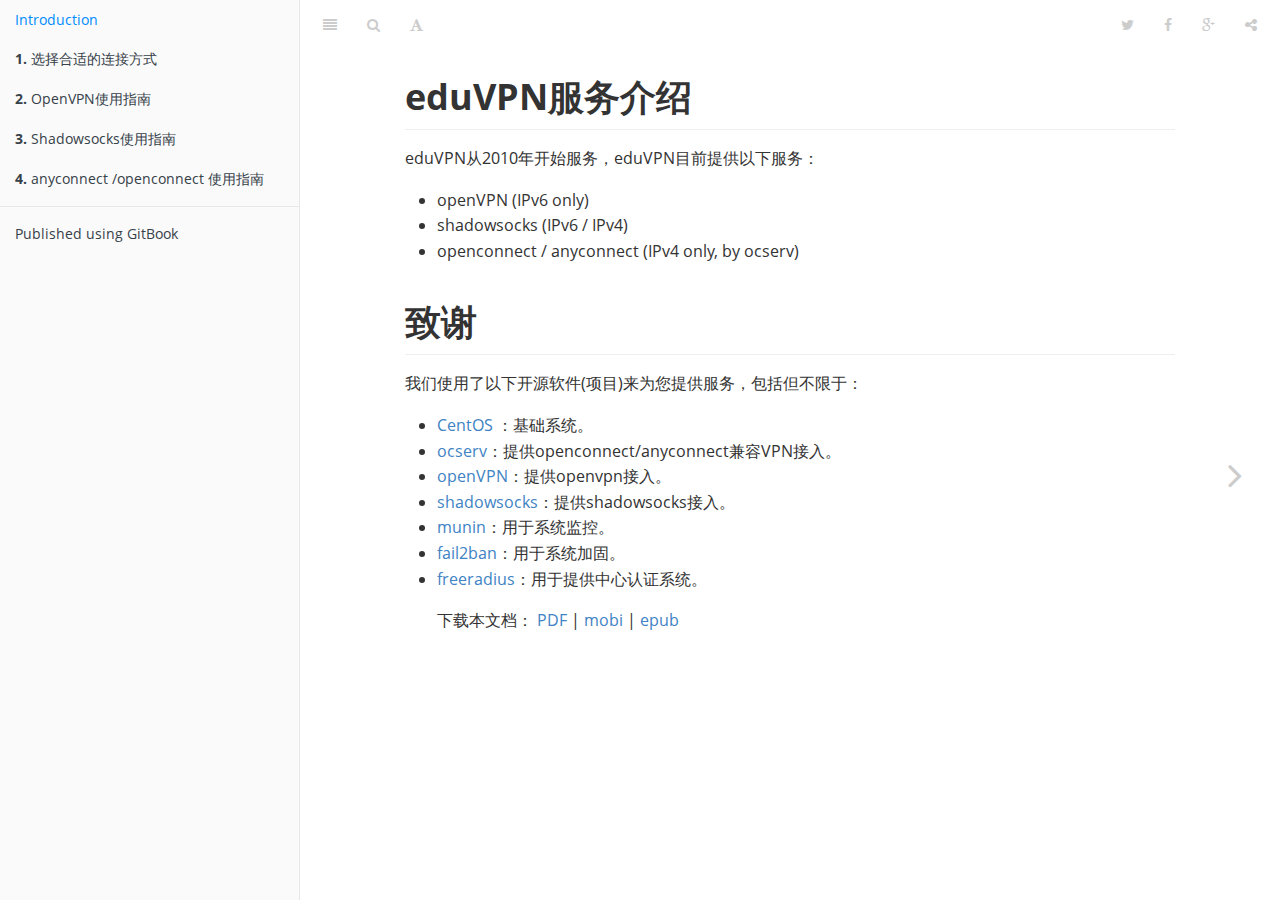
<file: index.html>
<!DOCTYPE HTML>
<html lang="en-US" >
    
    <head>
        
        <meta charset="UTF-8">
        <meta http-equiv="X-UA-Compatible" content="IE=11; IE=10; IE=9; IE=8; IE=7; IE=EDGE" />
        <title>Introduction | eduVPN服务介绍</title>
        <meta content="text/html; charset=utf-8" http-equiv="Content-Type">
        <meta name="description" content="eduVPN从2010年开始服务，eduVPN目前提供以下服务：">
        <meta name="generator" content="GitBook 1.5.0">
        <meta name="HandheldFriendly" content="true"/>
        <meta name="viewport" content="width=device-width, initial-scale=1, user-scalable=no">
        <meta name="apple-mobile-web-app-capable" content="yes">
        <meta name="apple-mobile-web-app-status-bar-style" content="black">
        <link rel="apple-touch-icon-precomposed" sizes="152x152" href="gitbook/images/apple-touch-icon-precomposed-152.png">
        <link rel="shortcut icon" href="gitbook/images/favicon.ico" type="image/x-icon">
        
        
    
    
    <link rel="next" href="./0-which-one-to-use.html" />
    
    

        
    </head>
    <body>
        
        
<link rel="stylesheet" href="gitbook/style.css">


        
    <div class="book" data-level="0" data-basepath="." data-revision="1442662261994">
    

<div class="book-summary">
    <div class="book-search">
        <input type="text" placeholder="Type to search" class="form-control" />
    </div>
    <ul class="summary">
        
    	
    	
    	

        

        
    
        
        <li class="chapter active" data-level="0" data-path="index.html">
            
                
                    <a href="./index.html">
                        <i class="fa fa-check"></i>
                        
                         Introduction
                    </a>
                
            
            
        </li>
    
        
        <li class="chapter " data-level="1" data-path="0-which-one-to-use.html">
            
                
                    <a href="./0-which-one-to-use.html">
                        <i class="fa fa-check"></i>
                        
                            <b>1.</b>
                        
                         选择合适的连接方式
                    </a>
                
            
            
        </li>
    
        
        <li class="chapter " data-level="2" data-path="1-how-to-use-openvpn.html">
            
                
                    <a href="./1-how-to-use-openvpn.html">
                        <i class="fa fa-check"></i>
                        
                            <b>2.</b>
                        
                         OpenVPN使用指南
                    </a>
                
            
            
        </li>
    
        
        <li class="chapter " data-level="3" data-path="2-how-to-use-shadowsocks.html">
            
                
                    <a href="./2-how-to-use-shadowsocks.html">
                        <i class="fa fa-check"></i>
                        
                            <b>3.</b>
                        
                         Shadowsocks使用指南
                    </a>
                
            
            
        </li>
    
        
        <li class="chapter " data-level="4" data-path="3-how-to-connect-to-ocserv.html">
            
                
                    <a href="./3-how-to-connect-to-ocserv.html">
                        <i class="fa fa-check"></i>
                        
                            <b>4.</b>
                        
                         anyconnect /openconnect 使用指南
                    </a>
                
            
            
        </li>
    


        
        <li class="divider"></li>
        <li>
            <a href="http://www.gitbook.io/" target="blank" class="gitbook-link">Published using GitBook</a>
        </li>
        
    </ul>
</div>

    <div class="book-body">
        <div class="body-inner">
            <div class="book-header">
    <!-- Actions Left -->
    <a href="#" class="btn pull-left toggle-summary" aria-label="Toggle summary"><i class="fa fa-align-justify"></i></a>
    <a href="#" class="btn pull-left toggle-search" aria-label="Toggle search"><i class="fa fa-search"></i></a>
    
    <div id="font-settings-wrapper" class="dropdown pull-left">
        <a href="#" class="btn toggle-dropdown" aria-label="Toggle font settings"><i class="fa fa-font"></i>
        </a>
        <div class="dropdown-menu font-settings">
    <div class="dropdown-caret">
        <span class="caret-outer"></span>
        <span class="caret-inner"></span>
    </div>

    <div class="buttons">
        <button type="button" id="reduce-font-size" class="button size-2">A</button>
        <button type="button" id="enlarge-font-size" class="button size-2">A</button>
    </div>

    <div class="buttons font-family-list">
        <button type="button" data-font="0" class="button">Serif</button>
        <button type="button" data-font="1" class="button">Sans</button>
    </div>

    <div class="buttons color-theme-list">
        <button type="button" id="color-theme-preview-0" class="button size-3" data-theme="0">White</button>
        <button type="button" id="color-theme-preview-1" class="button size-3" data-theme="1">Sepia</button>
        <button type="button" id="color-theme-preview-2" class="button size-3" data-theme="2">Night</button>
    </div>
</div>

    </div>

    <!-- Actions Right -->
    
    <div class="dropdown pull-right">
        <a href="#" class="btn toggle-dropdown" aria-label="Toggle share dropdown"><i class="fa fa-share-alt"></i>
        </a>
        <div class="dropdown-menu font-settings dropdown-left">
            <div class="dropdown-caret">
                <span class="caret-outer"></span>
                <span class="caret-inner"></span>
            </div>
            <div class="buttons">
                <button type="button" data-sharing="twitter" class="button">Twitter</button>
                <button type="button" data-sharing="google-plus" class="button">Google</button>
                <button type="button" data-sharing="facebook" class="button">Facebook</button>
                <button type="button" data-sharing="weibo" class="button">Weibo</button>
                <button type="button" data-sharing="instapaper" class="button">Instapaper</button>
            </div>
        </div>
    </div>
    

    
    <a href="#" target="_blank" class="btn pull-right google-plus-sharing-link sharing-link" data-sharing="google-plus" aria-label="Share on Google Plus"><i class="fa fa-google-plus"></i></a>
    
    
    <a href="#" target="_blank" class="btn pull-right facebook-sharing-link sharing-link" data-sharing="facebook" aria-label="Share on Facebook"><i class="fa fa-facebook"></i></a>
    
    
    <a href="#" target="_blank" class="btn pull-right twitter-sharing-link sharing-link" data-sharing="twitter" aria-label="Share on Twitter"><i class="fa fa-twitter"></i></a>
    
    

    <!-- Title -->
    <h1>
        <i class="fa fa-circle-o-notch fa-spin"></i>
        <a href="./" >eduVPN服务介绍</a>
    </h1>
</div>

            <div class="page-wrapper" tabindex="-1">
                <div class="page-inner">
                
                
                    <section class="normal" id="section-gitbook_5">
                    
                        <h1 id="eduvpn">eduVPN服务介绍</h1>
<p>eduVPN从2010年开始服务，eduVPN目前提供以下服务：</p>
<ul>
<li>openVPN (IPv6 only)</li>
<li>shadowsocks (IPv6 / IPv4)</li>
<li>openconnect / anyconnect (IPv4 only, by ocserv)</li>
</ul>
<h1 id="">致谢</h1>
<p>我们使用了以下开源软件(项目)来为您提供服务，包括但不限于：</p>
<ul>
<li><a href="https://www.centos.org/" target="_blank">CentOS</a> ：基础系统。</li>
<li><a href="http://www.infradead.org/ocserv/" target="_blank">ocserv</a>：提供openconnect/anyconnect兼容VPN接入。</li>
<li><a href="http://openvpn.net/" target="_blank">openVPN</a>：提供openvpn接入。</li>
<li><a href="http://shadowsocks.org/" target="_blank">shadowsocks</a>：提供shadowsocks接入。</li>
<li><a href="http://munin-monitoring.org/" target="_blank">munin</a>：用于系统监控。</li>
<li><a href="http://www.fail2ban.org/" target="_blank">fail2ban</a>：用于系统加固。</li>
<li><p><a href="http://freeradius.org/" target="_blank">freeradius</a>：用于提供中心认证系统。</p>
<p>下载本文档： <a href="https://eduvpn.net/files/book.pdf" target="_blank">PDF</a> | <a href="https://eduvpn.net/files/book.mobi" target="_blank">mobi</a> | <a href="https://eduvpn.net/files/book.epub" target="_blank">epub</a></p>
</li>
</ul>

                    
                    </section>
                
                
                </div>
            </div>
        </div>

        
        
        <a href="./0-which-one-to-use.html" class="navigation navigation-next navigation-unique" aria-label="Next page: 选择合适的连接方式"><i class="fa fa-angle-right"></i></a>
        
    </div>
</div>

        
<script src="gitbook/app.js"></script>

    
    <script src="https://cdn.mathjax.org/mathjax/2.4-latest/MathJax.js?config=TeX-AMS-MML_HTMLorMML"></script>
    

    
    <script src="gitbook/plugins/gitbook-plugin-mathjax/plugin.js"></script>
    

<script>
require(["gitbook"], function(gitbook) {
    var config = {"fontSettings":{"theme":null,"family":"sans","size":2}};
    gitbook.start(config);
});
</script>

        
    </body>
    
</html>
</file>
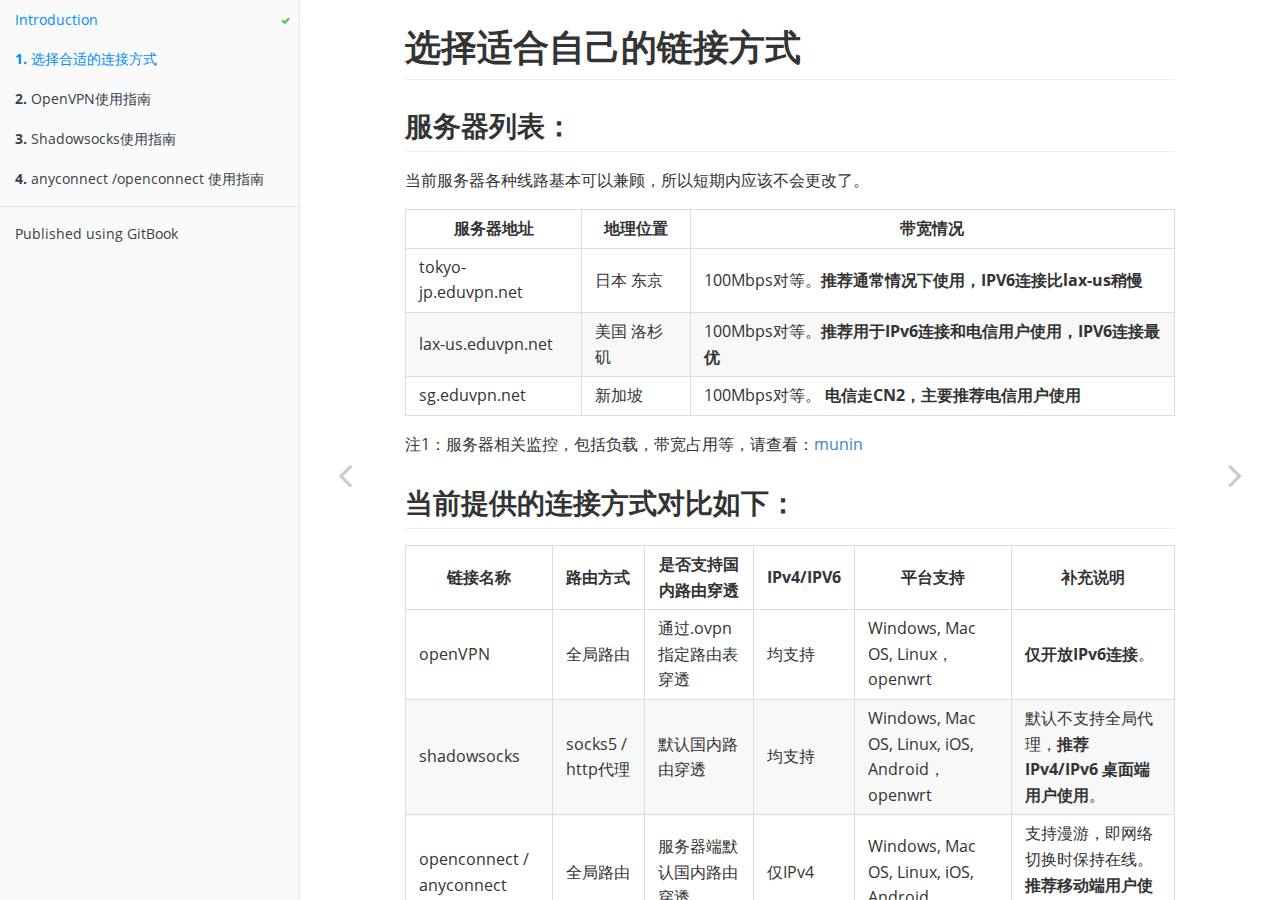
<file: 0-which-one-to-use.html>
<!DOCTYPE HTML>
<html lang="en-US" >
    
    <head>
        
        <meta charset="UTF-8">
        <meta http-equiv="X-UA-Compatible" content="IE=11; IE=10; IE=9; IE=8; IE=7; IE=EDGE" />
        <title>选择合适的连接方式 | eduVPN服务介绍</title>
        <meta content="text/html; charset=utf-8" http-equiv="Content-Type">
        <meta name="description" content="">
        <meta name="generator" content="GitBook 1.5.0">
        <meta name="HandheldFriendly" content="true"/>
        <meta name="viewport" content="width=device-width, initial-scale=1, user-scalable=no">
        <meta name="apple-mobile-web-app-capable" content="yes">
        <meta name="apple-mobile-web-app-status-bar-style" content="black">
        <link rel="apple-touch-icon-precomposed" sizes="152x152" href="gitbook/images/apple-touch-icon-precomposed-152.png">
        <link rel="shortcut icon" href="gitbook/images/favicon.ico" type="image/x-icon">
        
        
    
    
    <link rel="next" href="./1-how-to-use-openvpn.html" />
    
    
    <link rel="prev" href="./index.html" />
    

        
    </head>
    <body>
        
        
<link rel="stylesheet" href="gitbook/style.css">


        
    <div class="book" data-level="1" data-basepath="." data-revision="1442662261994">
    

<div class="book-summary">
    <div class="book-search">
        <input type="text" placeholder="Type to search" class="form-control" />
    </div>
    <ul class="summary">
        
    	
    	
    	

        

        
    
        
        <li class="chapter " data-level="0" data-path="index.html">
            
                
                    <a href="./index.html">
                        <i class="fa fa-check"></i>
                        
                         Introduction
                    </a>
                
            
            
        </li>
    
        
        <li class="chapter active" data-level="1" data-path="0-which-one-to-use.html">
            
                
                    <a href="./0-which-one-to-use.html">
                        <i class="fa fa-check"></i>
                        
                            <b>1.</b>
                        
                         选择合适的连接方式
                    </a>
                
            
            
        </li>
    
        
        <li class="chapter " data-level="2" data-path="1-how-to-use-openvpn.html">
            
                
                    <a href="./1-how-to-use-openvpn.html">
                        <i class="fa fa-check"></i>
                        
                            <b>2.</b>
                        
                         OpenVPN使用指南
                    </a>
                
            
            
        </li>
    
        
        <li class="chapter " data-level="3" data-path="2-how-to-use-shadowsocks.html">
            
                
                    <a href="./2-how-to-use-shadowsocks.html">
                        <i class="fa fa-check"></i>
                        
                            <b>3.</b>
                        
                         Shadowsocks使用指南
                    </a>
                
            
            
        </li>
    
        
        <li class="chapter " data-level="4" data-path="3-how-to-connect-to-ocserv.html">
            
                
                    <a href="./3-how-to-connect-to-ocserv.html">
                        <i class="fa fa-check"></i>
                        
                            <b>4.</b>
                        
                         anyconnect /openconnect 使用指南
                    </a>
                
            
            
        </li>
    


        
        <li class="divider"></li>
        <li>
            <a href="http://www.gitbook.io/" target="blank" class="gitbook-link">Published using GitBook</a>
        </li>
        
    </ul>
</div>

    <div class="book-body">
        <div class="body-inner">
            <div class="book-header">
    <!-- Actions Left -->
    <a href="#" class="btn pull-left toggle-summary" aria-label="Toggle summary"><i class="fa fa-align-justify"></i></a>
    <a href="#" class="btn pull-left toggle-search" aria-label="Toggle search"><i class="fa fa-search"></i></a>
    
    <div id="font-settings-wrapper" class="dropdown pull-left">
        <a href="#" class="btn toggle-dropdown" aria-label="Toggle font settings"><i class="fa fa-font"></i>
        </a>
        <div class="dropdown-menu font-settings">
    <div class="dropdown-caret">
        <span class="caret-outer"></span>
        <span class="caret-inner"></span>
    </div>

    <div class="buttons">
        <button type="button" id="reduce-font-size" class="button size-2">A</button>
        <button type="button" id="enlarge-font-size" class="button size-2">A</button>
    </div>

    <div class="buttons font-family-list">
        <button type="button" data-font="0" class="button">Serif</button>
        <button type="button" data-font="1" class="button">Sans</button>
    </div>

    <div class="buttons color-theme-list">
        <button type="button" id="color-theme-preview-0" class="button size-3" data-theme="0">White</button>
        <button type="button" id="color-theme-preview-1" class="button size-3" data-theme="1">Sepia</button>
        <button type="button" id="color-theme-preview-2" class="button size-3" data-theme="2">Night</button>
    </div>
</div>

    </div>

    <!-- Actions Right -->
    
    <div class="dropdown pull-right">
        <a href="#" class="btn toggle-dropdown" aria-label="Toggle share dropdown"><i class="fa fa-share-alt"></i>
        </a>
        <div class="dropdown-menu font-settings dropdown-left">
            <div class="dropdown-caret">
                <span class="caret-outer"></span>
                <span class="caret-inner"></span>
            </div>
            <div class="buttons">
                <button type="button" data-sharing="twitter" class="button">Twitter</button>
                <button type="button" data-sharing="google-plus" class="button">Google</button>
                <button type="button" data-sharing="facebook" class="button">Facebook</button>
                <button type="button" data-sharing="weibo" class="button">Weibo</button>
                <button type="button" data-sharing="instapaper" class="button">Instapaper</button>
            </div>
        </div>
    </div>
    

    
    <a href="#" target="_blank" class="btn pull-right google-plus-sharing-link sharing-link" data-sharing="google-plus" aria-label="Share on Google Plus"><i class="fa fa-google-plus"></i></a>
    
    
    <a href="#" target="_blank" class="btn pull-right facebook-sharing-link sharing-link" data-sharing="facebook" aria-label="Share on Facebook"><i class="fa fa-facebook"></i></a>
    
    
    <a href="#" target="_blank" class="btn pull-right twitter-sharing-link sharing-link" data-sharing="twitter" aria-label="Share on Twitter"><i class="fa fa-twitter"></i></a>
    
    

    <!-- Title -->
    <h1>
        <i class="fa fa-circle-o-notch fa-spin"></i>
        <a href="./" >eduVPN服务介绍</a>
    </h1>
</div>

            <div class="page-wrapper" tabindex="-1">
                <div class="page-inner">
                
                
                    <section class="normal" id="section-gitbook_1">
                    
                        <h1 id="">选择适合自己的链接方式</h1>
<h2 id="">服务器列表：</h2>
<p>当前服务器各种线路基本可以兼顾，所以短期内应该不会更改了。</p>
<table>
<thead>
<tr>
<th>服务器地址</th>
<th>地理位置</th>
<th>带宽情况</th>
</tr>
</thead>
<tbody>
<tr>
<td>tokyo-jp.eduvpn.net</td>
<td>日本 东京</td>
<td>100Mbps对等。<strong>推荐通常情况下使用，IPV6连接比lax-us稍慢</strong></td>
</tr>
<tr>
<td>lax-us.eduvpn.net</td>
<td>美国 洛杉矶</td>
<td>100Mbps对等。<strong>推荐用于IPv6连接和电信用户使用，IPV6连接最优</strong></td>
</tr>
<tr>
<td>sg.eduvpn.net</td>
<td>新加坡</td>
<td>100Mbps对等。 <strong>电信走CN2，主要推荐电信用户使用</strong></td>
</tr>
</tbody>
</table>
<p>注1：服务器相关监控，包括负载，带宽占用等，请查看：<a href="https://eduvpn.net/munin" target="_blank">munin</a></p>
<h2 id="">当前提供的连接方式对比如下：</h2>
<table>
<thead>
<tr>
<th>链接名称</th>
<th>路由方式</th>
<th>是否支持国内路由穿透</th>
<th>IPv4/IPV6</th>
<th>平台支持</th>
<th>补充说明</th>
</tr>
</thead>
<tbody>
<tr>
<td>openVPN</td>
<td>全局路由</td>
<td>通过.ovpn指定路由表穿透</td>
<td>均支持</td>
<td>Windows, Mac OS, Linux，openwrt</td>
<td><strong>仅开放IPv6连接</strong>。</td>
</tr>
<tr>
<td>shadowsocks</td>
<td>socks5 / http代理</td>
<td>默认国内路由穿透</td>
<td>均支持</td>
<td>Windows, Mac OS, Linux, iOS, Android，openwrt</td>
<td>默认不支持全局代理，<strong>推荐IPv4/IPv6 桌面端用户使用</strong>。</td>
</tr>
<tr>
<td>openconnect / anyconnect</td>
<td>全局路由</td>
<td>服务器端默认国内路由穿透</td>
<td>仅IPv4</td>
<td>Windows, Mac OS, Linux, iOS, Android</td>
<td>支持漫游，即网络切换时保持在线。<strong>推荐移动端用户使用</strong>。</td>
</tr>
</tbody>
</table>
<p>注1：PPTP，L2TP不安全，IPsec，IKEv2目前会被流量识别而导致服务器被阻断，不再提供。</p>
<p>注2：shadowsocks 默认没有开通，需要自行来邮件申请。我们也暂时不提供这两者运行在openwrt上的教程，请自行谷歌。</p>
<p><strong>任何服务器速度/连接问题请邮件  eduvpn at gmail dot com</strong></p>

                    
                    </section>
                
                
                </div>
            </div>
        </div>

        
        <a href="./index.html" class="navigation navigation-prev " aria-label="Previous page: Introduction"><i class="fa fa-angle-left"></i></a>
        
        
        <a href="./1-how-to-use-openvpn.html" class="navigation navigation-next " aria-label="Next page: OpenVPN使用指南"><i class="fa fa-angle-right"></i></a>
        
    </div>
</div>

        
<script src="gitbook/app.js"></script>

    
    <script src="https://cdn.mathjax.org/mathjax/2.4-latest/MathJax.js?config=TeX-AMS-MML_HTMLorMML"></script>
    

    
    <script src="gitbook/plugins/gitbook-plugin-mathjax/plugin.js"></script>
    

<script>
require(["gitbook"], function(gitbook) {
    var config = {"fontSettings":{"theme":null,"family":"sans","size":2}};
    gitbook.start(config);
});
</script>

        
    </body>
    
</html>
</file>
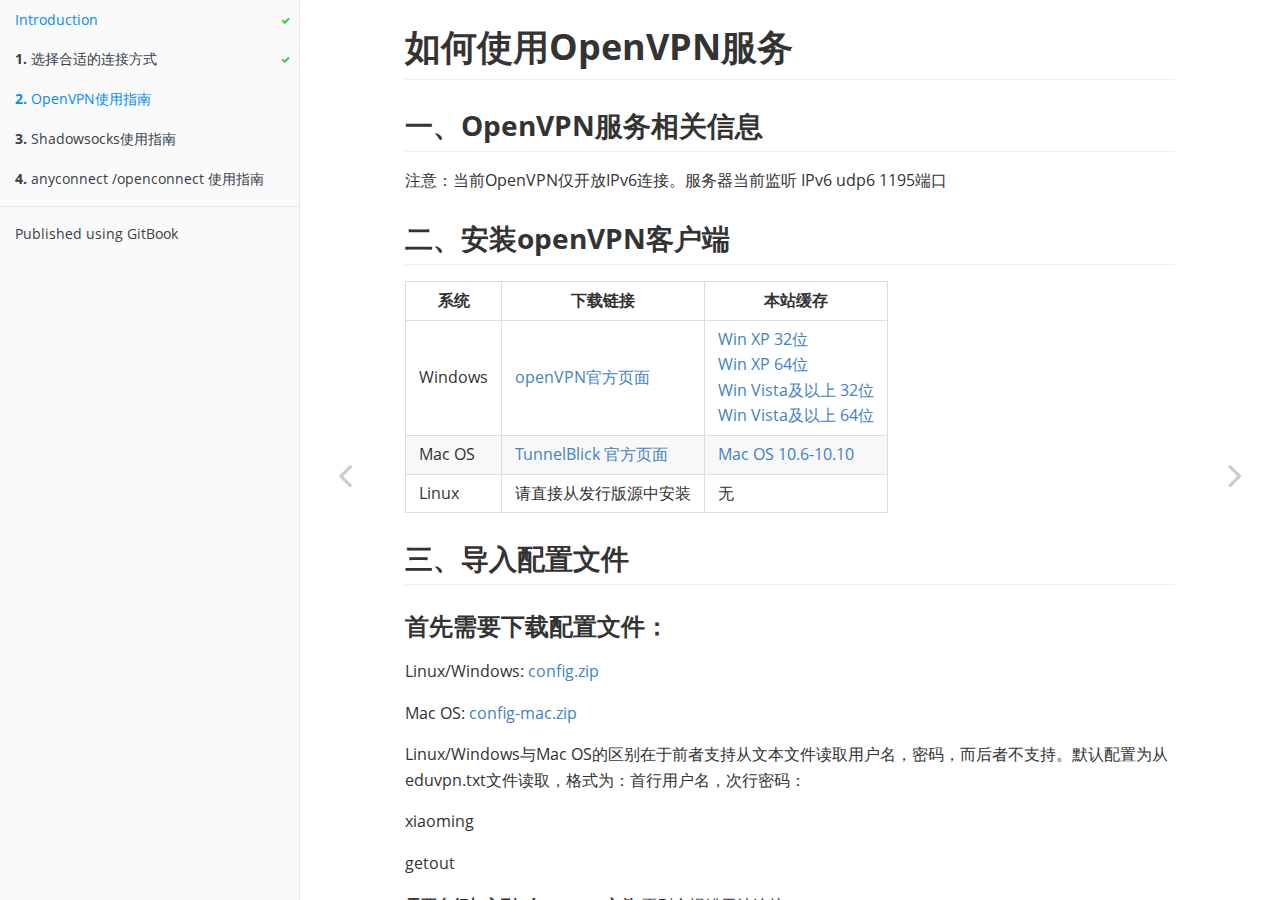
<file: 1-how-to-use-openvpn.html>
<!DOCTYPE HTML>
<html lang="en-US" >
    
    <head>
        
        <meta charset="UTF-8">
        <meta http-equiv="X-UA-Compatible" content="IE=11; IE=10; IE=9; IE=8; IE=7; IE=EDGE" />
        <title>OpenVPN使用指南 | eduVPN服务介绍</title>
        <meta content="text/html; charset=utf-8" http-equiv="Content-Type">
        <meta name="description" content="">
        <meta name="generator" content="GitBook 1.5.0">
        <meta name="HandheldFriendly" content="true"/>
        <meta name="viewport" content="width=device-width, initial-scale=1, user-scalable=no">
        <meta name="apple-mobile-web-app-capable" content="yes">
        <meta name="apple-mobile-web-app-status-bar-style" content="black">
        <link rel="apple-touch-icon-precomposed" sizes="152x152" href="gitbook/images/apple-touch-icon-precomposed-152.png">
        <link rel="shortcut icon" href="gitbook/images/favicon.ico" type="image/x-icon">
        
        
    
    
    <link rel="next" href="./2-how-to-use-shadowsocks.html" />
    
    
    <link rel="prev" href="./0-which-one-to-use.html" />
    

        
    </head>
    <body>
        
        
<link rel="stylesheet" href="gitbook/style.css">


        
    <div class="book" data-level="2" data-basepath="." data-revision="1442662261994">
    

<div class="book-summary">
    <div class="book-search">
        <input type="text" placeholder="Type to search" class="form-control" />
    </div>
    <ul class="summary">
        
    	
    	
    	

        

        
    
        
        <li class="chapter " data-level="0" data-path="index.html">
            
                
                    <a href="./index.html">
                        <i class="fa fa-check"></i>
                        
                         Introduction
                    </a>
                
            
            
        </li>
    
        
        <li class="chapter " data-level="1" data-path="0-which-one-to-use.html">
            
                
                    <a href="./0-which-one-to-use.html">
                        <i class="fa fa-check"></i>
                        
                            <b>1.</b>
                        
                         选择合适的连接方式
                    </a>
                
            
            
        </li>
    
        
        <li class="chapter active" data-level="2" data-path="1-how-to-use-openvpn.html">
            
                
                    <a href="./1-how-to-use-openvpn.html">
                        <i class="fa fa-check"></i>
                        
                            <b>2.</b>
                        
                         OpenVPN使用指南
                    </a>
                
            
            
        </li>
    
        
        <li class="chapter " data-level="3" data-path="2-how-to-use-shadowsocks.html">
            
                
                    <a href="./2-how-to-use-shadowsocks.html">
                        <i class="fa fa-check"></i>
                        
                            <b>3.</b>
                        
                         Shadowsocks使用指南
                    </a>
                
            
            
        </li>
    
        
        <li class="chapter " data-level="4" data-path="3-how-to-connect-to-ocserv.html">
            
                
                    <a href="./3-how-to-connect-to-ocserv.html">
                        <i class="fa fa-check"></i>
                        
                            <b>4.</b>
                        
                         anyconnect /openconnect 使用指南
                    </a>
                
            
            
        </li>
    


        
        <li class="divider"></li>
        <li>
            <a href="http://www.gitbook.io/" target="blank" class="gitbook-link">Published using GitBook</a>
        </li>
        
    </ul>
</div>

    <div class="book-body">
        <div class="body-inner">
            <div class="book-header">
    <!-- Actions Left -->
    <a href="#" class="btn pull-left toggle-summary" aria-label="Toggle summary"><i class="fa fa-align-justify"></i></a>
    <a href="#" class="btn pull-left toggle-search" aria-label="Toggle search"><i class="fa fa-search"></i></a>
    
    <div id="font-settings-wrapper" class="dropdown pull-left">
        <a href="#" class="btn toggle-dropdown" aria-label="Toggle font settings"><i class="fa fa-font"></i>
        </a>
        <div class="dropdown-menu font-settings">
    <div class="dropdown-caret">
        <span class="caret-outer"></span>
        <span class="caret-inner"></span>
    </div>

    <div class="buttons">
        <button type="button" id="reduce-font-size" class="button size-2">A</button>
        <button type="button" id="enlarge-font-size" class="button size-2">A</button>
    </div>

    <div class="buttons font-family-list">
        <button type="button" data-font="0" class="button">Serif</button>
        <button type="button" data-font="1" class="button">Sans</button>
    </div>

    <div class="buttons color-theme-list">
        <button type="button" id="color-theme-preview-0" class="button size-3" data-theme="0">White</button>
        <button type="button" id="color-theme-preview-1" class="button size-3" data-theme="1">Sepia</button>
        <button type="button" id="color-theme-preview-2" class="button size-3" data-theme="2">Night</button>
    </div>
</div>

    </div>

    <!-- Actions Right -->
    
    <div class="dropdown pull-right">
        <a href="#" class="btn toggle-dropdown" aria-label="Toggle share dropdown"><i class="fa fa-share-alt"></i>
        </a>
        <div class="dropdown-menu font-settings dropdown-left">
            <div class="dropdown-caret">
                <span class="caret-outer"></span>
                <span class="caret-inner"></span>
            </div>
            <div class="buttons">
                <button type="button" data-sharing="twitter" class="button">Twitter</button>
                <button type="button" data-sharing="google-plus" class="button">Google</button>
                <button type="button" data-sharing="facebook" class="button">Facebook</button>
                <button type="button" data-sharing="weibo" class="button">Weibo</button>
                <button type="button" data-sharing="instapaper" class="button">Instapaper</button>
            </div>
        </div>
    </div>
    

    
    <a href="#" target="_blank" class="btn pull-right google-plus-sharing-link sharing-link" data-sharing="google-plus" aria-label="Share on Google Plus"><i class="fa fa-google-plus"></i></a>
    
    
    <a href="#" target="_blank" class="btn pull-right facebook-sharing-link sharing-link" data-sharing="facebook" aria-label="Share on Facebook"><i class="fa fa-facebook"></i></a>
    
    
    <a href="#" target="_blank" class="btn pull-right twitter-sharing-link sharing-link" data-sharing="twitter" aria-label="Share on Twitter"><i class="fa fa-twitter"></i></a>
    
    

    <!-- Title -->
    <h1>
        <i class="fa fa-circle-o-notch fa-spin"></i>
        <a href="./" >eduVPN服务介绍</a>
    </h1>
</div>

            <div class="page-wrapper" tabindex="-1">
                <div class="page-inner">
                
                
                    <section class="normal" id="section-gitbook_2">
                    
                        <h1 id="openvpn">如何使用OpenVPN服务</h1>
<h2 id="openvpn">一、OpenVPN服务相关信息</h2>
<p>注意：当前OpenVPN仅开放IPv6连接。服务器当前监听 IPv6 udp6 1195端口</p>
<h2 id="openvpn">二、安装openVPN客户端</h2>
<table>
<thead>
<tr>
<th>系统</th>
<th>下载链接</th>
<th>本站缓存</th>
</tr>
</thead>
<tbody>
<tr>
<td>Windows</td>
<td><a href="http://openvpn.net/index.php/open-source/downloads.html" target="_blank">openVPN官方页面</a></td>
<td><a href="https://eduvpn.net/files/openvpn-install-2.3.8-I003-i686.exe" target="_blank">Win XP 32位</a> <br /><a href="https://eduvpn.net/files/openvpn-install-2.3.8-I003-x86_64.exe" target="_blank">Win XP 64位</a> <br /> <a href="https://eduvpn.net/files/openvpn-install-2.3.8-I603-i686.exe" target="_blank">Win Vista及以上 32位</a> <br /> <a href="https://eduvpn.net/files/openvpn-install-2.3.8-I603-x86_64.exe" target="_blank">Win Vista及以上 64位</a></td>
</tr>
<tr>
<td>Mac OS</td>
<td><a href="http://sourceforge.net/projects/tunnelblick/" target="_blank">TunnelBlick 官方页面</a></td>
<td><a href="https://eduvpn.net/files/Tunnelblick_3.5.3_build_4270.4371.dmg" target="_blank">Mac OS 10.6-10.10</a></td>
</tr>
<tr>
<td>Linux</td>
<td>请直接从发行版源中安装</td>
<td>无</td>
</tr>
</tbody>
</table>
<h2 id="">三、导入配置文件</h2>
<h3 id="">首先需要下载配置文件：</h3>
<p>Linux/Windows: <a href="https://eduvpn.net/files/config.zip" target="_blank">config.zip</a></p>
<p>Mac OS: <a href="https://eduvpn.net/files/config-mac.zip" target="_blank">config-mac.zip</a></p>
<p>Linux/Windows与Mac OS的区别在于前者支持从文本文件读取用户名，密码，而后者不支持。默认配置为从eduvpn.txt文件读取，格式为：首行用户名，次行密码：</p>
<p>  xiaoming</p>
<p>  getout</p>
<p><strong>需要自行加入到eduvpn.txt文件</strong> 否则会报错无法连接。</p>
<p>如果提供的新服务器没有同步配置文件，请自行使用恰当的编辑器替换 remote 段。</p>
<h3 id="">将配置文件解压后放到相应目录</h3>
<table>
<thead>
<tr>
<th>系统</th>
<th>默认目录</th>
<th>注意</th>
</tr>
</thead>
<tbody>
<tr>
<td>Windows</td>
<td><em>C:\Program Files\OpenVPN\config</em></td>
<td>即您选择的安装目录下的config文件夹</td>
</tr>
<tr>
<td>Mac OS</td>
<td><em>~/Library/Application Support/Tunnelblick/Configurations</em></td>
<td>无</td>
</tr>
<tr>
<td>Linux</td>
<td><em>/etc/openvpn</em></td>
<td>如果您自行编译的话，以编译时指定的目录为准</td>
</tr>
</tbody>
</table>
<p>放置好配置文件以后即可直接连接。</p>
<p>注意：如果需要校内地址穿透，请下载 <a href="https://eduvpn.net/files/route.zip" target="_blank">routes.zip</a> ，打开对应学校命名的txt文档。比如您在北师大则打开 <em>bnu.txt</em> ，将里面的所有内容加入到配置文件最后即可。</p>

                    
                    </section>
                
                
                </div>
            </div>
        </div>

        
        <a href="./0-which-one-to-use.html" class="navigation navigation-prev " aria-label="Previous page: 选择合适的连接方式"><i class="fa fa-angle-left"></i></a>
        
        
        <a href="./2-how-to-use-shadowsocks.html" class="navigation navigation-next " aria-label="Next page: Shadowsocks使用指南"><i class="fa fa-angle-right"></i></a>
        
    </div>
</div>

        
<script src="gitbook/app.js"></script>

    
    <script src="https://cdn.mathjax.org/mathjax/2.4-latest/MathJax.js?config=TeX-AMS-MML_HTMLorMML"></script>
    

    
    <script src="gitbook/plugins/gitbook-plugin-mathjax/plugin.js"></script>
    

<script>
require(["gitbook"], function(gitbook) {
    var config = {"fontSettings":{"theme":null,"family":"sans","size":2}};
    gitbook.start(config);
});
</script>

        
    </body>
    
</html>
</file>
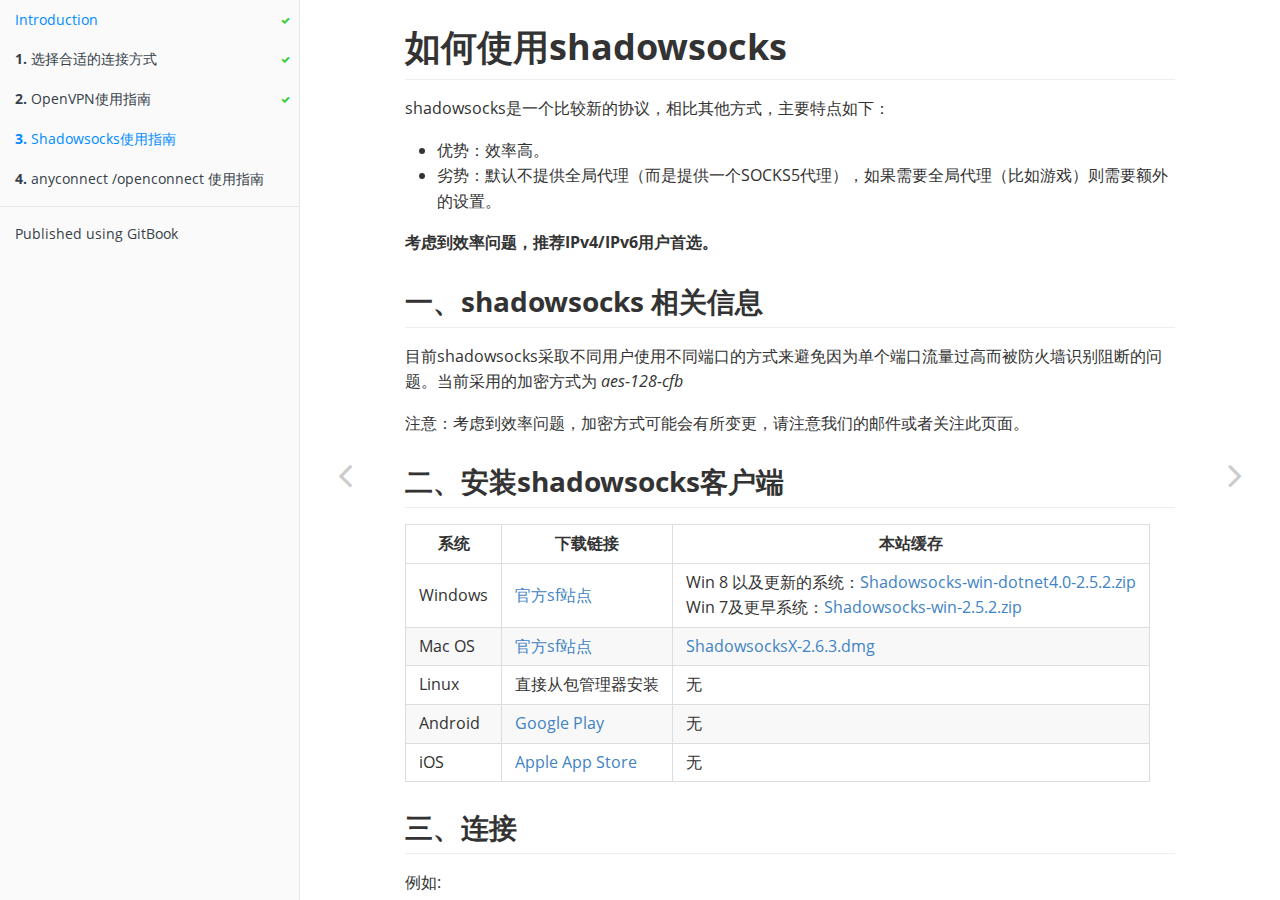
<file: 2-how-to-use-shadowsocks.html>
<!DOCTYPE HTML>
<html lang="en-US" >
    
    <head>
        
        <meta charset="UTF-8">
        <meta http-equiv="X-UA-Compatible" content="IE=11; IE=10; IE=9; IE=8; IE=7; IE=EDGE" />
        <title>Shadowsocks使用指南 | eduVPN服务介绍</title>
        <meta content="text/html; charset=utf-8" http-equiv="Content-Type">
        <meta name="description" content="">
        <meta name="generator" content="GitBook 1.5.0">
        <meta name="HandheldFriendly" content="true"/>
        <meta name="viewport" content="width=device-width, initial-scale=1, user-scalable=no">
        <meta name="apple-mobile-web-app-capable" content="yes">
        <meta name="apple-mobile-web-app-status-bar-style" content="black">
        <link rel="apple-touch-icon-precomposed" sizes="152x152" href="gitbook/images/apple-touch-icon-precomposed-152.png">
        <link rel="shortcut icon" href="gitbook/images/favicon.ico" type="image/x-icon">
        
        
    
    
    <link rel="next" href="./3-how-to-connect-to-ocserv.html" />
    
    
    <link rel="prev" href="./1-how-to-use-openvpn.html" />
    

        
    </head>
    <body>
        
        
<link rel="stylesheet" href="gitbook/style.css">


        
    <div class="book" data-level="3" data-basepath="." data-revision="1442662261994">
    

<div class="book-summary">
    <div class="book-search">
        <input type="text" placeholder="Type to search" class="form-control" />
    </div>
    <ul class="summary">
        
    	
    	
    	

        

        
    
        
        <li class="chapter " data-level="0" data-path="index.html">
            
                
                    <a href="./index.html">
                        <i class="fa fa-check"></i>
                        
                         Introduction
                    </a>
                
            
            
        </li>
    
        
        <li class="chapter " data-level="1" data-path="0-which-one-to-use.html">
            
                
                    <a href="./0-which-one-to-use.html">
                        <i class="fa fa-check"></i>
                        
                            <b>1.</b>
                        
                         选择合适的连接方式
                    </a>
                
            
            
        </li>
    
        
        <li class="chapter " data-level="2" data-path="1-how-to-use-openvpn.html">
            
                
                    <a href="./1-how-to-use-openvpn.html">
                        <i class="fa fa-check"></i>
                        
                            <b>2.</b>
                        
                         OpenVPN使用指南
                    </a>
                
            
            
        </li>
    
        
        <li class="chapter active" data-level="3" data-path="2-how-to-use-shadowsocks.html">
            
                
                    <a href="./2-how-to-use-shadowsocks.html">
                        <i class="fa fa-check"></i>
                        
                            <b>3.</b>
                        
                         Shadowsocks使用指南
                    </a>
                
            
            
        </li>
    
        
        <li class="chapter " data-level="4" data-path="3-how-to-connect-to-ocserv.html">
            
                
                    <a href="./3-how-to-connect-to-ocserv.html">
                        <i class="fa fa-check"></i>
                        
                            <b>4.</b>
                        
                         anyconnect /openconnect 使用指南
                    </a>
                
            
            
        </li>
    


        
        <li class="divider"></li>
        <li>
            <a href="http://www.gitbook.io/" target="blank" class="gitbook-link">Published using GitBook</a>
        </li>
        
    </ul>
</div>

    <div class="book-body">
        <div class="body-inner">
            <div class="book-header">
    <!-- Actions Left -->
    <a href="#" class="btn pull-left toggle-summary" aria-label="Toggle summary"><i class="fa fa-align-justify"></i></a>
    <a href="#" class="btn pull-left toggle-search" aria-label="Toggle search"><i class="fa fa-search"></i></a>
    
    <div id="font-settings-wrapper" class="dropdown pull-left">
        <a href="#" class="btn toggle-dropdown" aria-label="Toggle font settings"><i class="fa fa-font"></i>
        </a>
        <div class="dropdown-menu font-settings">
    <div class="dropdown-caret">
        <span class="caret-outer"></span>
        <span class="caret-inner"></span>
    </div>

    <div class="buttons">
        <button type="button" id="reduce-font-size" class="button size-2">A</button>
        <button type="button" id="enlarge-font-size" class="button size-2">A</button>
    </div>

    <div class="buttons font-family-list">
        <button type="button" data-font="0" class="button">Serif</button>
        <button type="button" data-font="1" class="button">Sans</button>
    </div>

    <div class="buttons color-theme-list">
        <button type="button" id="color-theme-preview-0" class="button size-3" data-theme="0">White</button>
        <button type="button" id="color-theme-preview-1" class="button size-3" data-theme="1">Sepia</button>
        <button type="button" id="color-theme-preview-2" class="button size-3" data-theme="2">Night</button>
    </div>
</div>

    </div>

    <!-- Actions Right -->
    
    <div class="dropdown pull-right">
        <a href="#" class="btn toggle-dropdown" aria-label="Toggle share dropdown"><i class="fa fa-share-alt"></i>
        </a>
        <div class="dropdown-menu font-settings dropdown-left">
            <div class="dropdown-caret">
                <span class="caret-outer"></span>
                <span class="caret-inner"></span>
            </div>
            <div class="buttons">
                <button type="button" data-sharing="twitter" class="button">Twitter</button>
                <button type="button" data-sharing="google-plus" class="button">Google</button>
                <button type="button" data-sharing="facebook" class="button">Facebook</button>
                <button type="button" data-sharing="weibo" class="button">Weibo</button>
                <button type="button" data-sharing="instapaper" class="button">Instapaper</button>
            </div>
        </div>
    </div>
    

    
    <a href="#" target="_blank" class="btn pull-right google-plus-sharing-link sharing-link" data-sharing="google-plus" aria-label="Share on Google Plus"><i class="fa fa-google-plus"></i></a>
    
    
    <a href="#" target="_blank" class="btn pull-right facebook-sharing-link sharing-link" data-sharing="facebook" aria-label="Share on Facebook"><i class="fa fa-facebook"></i></a>
    
    
    <a href="#" target="_blank" class="btn pull-right twitter-sharing-link sharing-link" data-sharing="twitter" aria-label="Share on Twitter"><i class="fa fa-twitter"></i></a>
    
    

    <!-- Title -->
    <h1>
        <i class="fa fa-circle-o-notch fa-spin"></i>
        <a href="./" >eduVPN服务介绍</a>
    </h1>
</div>

            <div class="page-wrapper" tabindex="-1">
                <div class="page-inner">
                
                
                    <section class="normal" id="section-gitbook_3">
                    
                        <h1 id="shadowsocks">如何使用shadowsocks</h1>
<p>shadowsocks是一个比较新的协议，相比其他方式，主要特点如下：</p>
<ul>
<li>优势：效率高。</li>
<li>劣势：默认不提供全局代理（而是提供一个SOCKS5代理），如果需要全局代理（比如游戏）则需要额外的设置。</li>
</ul>
<p><strong>考虑到效率问题，推荐IPv4/IPv6用户首选。</strong></p>
<h2 id="shadowsocks-">一、shadowsocks 相关信息</h2>
<p>目前shadowsocks采取不同用户使用不同端口的方式来避免因为单个端口流量过高而被防火墙识别阻断的问题。当前采用的加密方式为 <em>aes-128-cfb</em></p>
<p>注意：考虑到效率问题，加密方式可能会有所变更，请注意我们的邮件或者关注此页面。</p>
<h2 id="shadowsocks">二、安装shadowsocks客户端</h2>
<table>
<thead>
<tr>
<th>系统</th>
<th>下载链接</th>
<th>本站缓存</th>
</tr>
</thead>
<tbody>
<tr>
<td>Windows</td>
<td><a href="http://sourceforge.net/projects/shadowsocksgui/" target="_blank">官方sf站点</a></td>
<td>Win 8 以及更新的系统：<a href="https://eduvpn.net/files/Shadowsocks-win-dotnet4.0-2.5.2.zip" target="_blank">Shadowsocks-win-dotnet4.0-2.5.2.zip</a> <br /> Win 7及更早系统：<a href="https://eduvpn.net/files/Shadowsocks-win-2.5.2.zip" target="_blank">Shadowsocks-win-2.5.2.zip</a></td>
</tr>
<tr>
<td>Mac OS</td>
<td><a href="http://sourceforge.net/projects/shadowsocksgui/" target="_blank">官方sf站点</a></td>
<td><a href="https://eduvpn.net/files/ShadowsocksX-2.6.3.dmg" target="_blank">ShadowsocksX-2.6.3.dmg</a></td>
</tr>
<tr>
<td>Linux</td>
<td>直接从包管理器安装</td>
<td>无</td>
</tr>
<tr>
<td>Android</td>
<td><a href="https://play.google.com/store/apps/details?id=com.github.shadowsocks" target="_blank">Google Play</a></td>
<td>无</td>
</tr>
<tr>
<td>iOS</td>
<td><a href="https://itunes.apple.com/cn/app/shadowsocks/id665729974?mt=8" target="_blank">Apple App Store</a></td>
<td>无</td>
</tr>
</tbody>
</table>
<h2 id="">三、连接</h2>
<p>例如:</p>
<p>  tokyo-jp.eduvpn.net</p>
<p>  your-port</p>
<p>  your-password</p>
<p>  aes-128-cfb</p>
<p>  any-comment-you-want</p>
<p>然后点击连接即可。</p>
<p>默认为国内地址穿透，可以在右键菜单中改为全部流量均过服务器。</p>

                    
                    </section>
                
                
                </div>
            </div>
        </div>

        
        <a href="./1-how-to-use-openvpn.html" class="navigation navigation-prev " aria-label="Previous page: OpenVPN使用指南"><i class="fa fa-angle-left"></i></a>
        
        
        <a href="./3-how-to-connect-to-ocserv.html" class="navigation navigation-next " aria-label="Next page: anyconnect /openconnect 使用指南"><i class="fa fa-angle-right"></i></a>
        
    </div>
</div>

        
<script src="gitbook/app.js"></script>

    
    <script src="https://cdn.mathjax.org/mathjax/2.4-latest/MathJax.js?config=TeX-AMS-MML_HTMLorMML"></script>
    

    
    <script src="gitbook/plugins/gitbook-plugin-mathjax/plugin.js"></script>
    

<script>
require(["gitbook"], function(gitbook) {
    var config = {"fontSettings":{"theme":null,"family":"sans","size":2}};
    gitbook.start(config);
});
</script>

        
    </body>
    
</html>
</file>
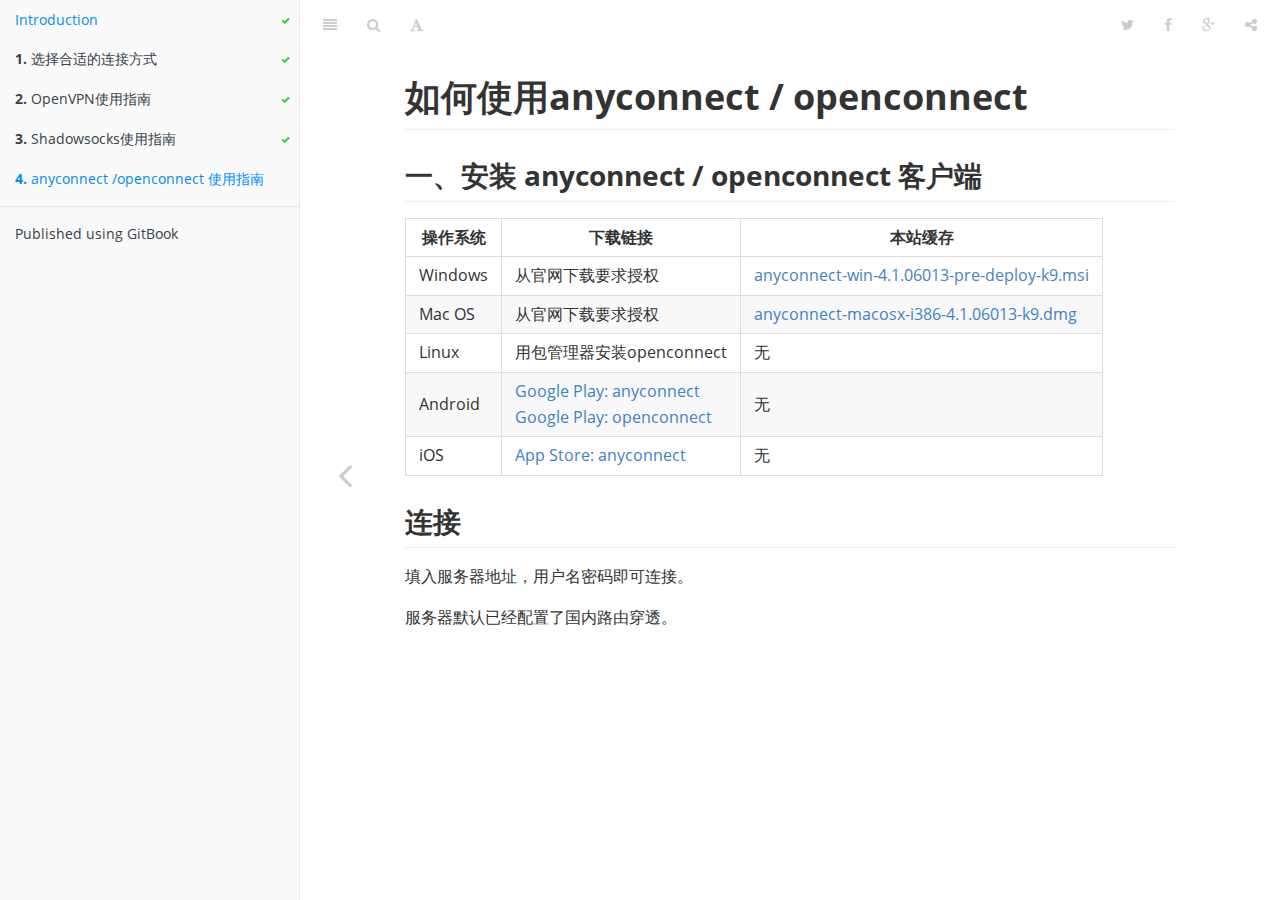
<file: 3-how-to-connect-to-ocserv.html>
<!DOCTYPE HTML>
<html lang="en-US" >
    
    <head>
        
        <meta charset="UTF-8">
        <meta http-equiv="X-UA-Compatible" content="IE=11; IE=10; IE=9; IE=8; IE=7; IE=EDGE" />
        <title>anyconnect /openconnect 使用指南 | eduVPN服务介绍</title>
        <meta content="text/html; charset=utf-8" http-equiv="Content-Type">
        <meta name="description" content="">
        <meta name="generator" content="GitBook 1.5.0">
        <meta name="HandheldFriendly" content="true"/>
        <meta name="viewport" content="width=device-width, initial-scale=1, user-scalable=no">
        <meta name="apple-mobile-web-app-capable" content="yes">
        <meta name="apple-mobile-web-app-status-bar-style" content="black">
        <link rel="apple-touch-icon-precomposed" sizes="152x152" href="gitbook/images/apple-touch-icon-precomposed-152.png">
        <link rel="shortcut icon" href="gitbook/images/favicon.ico" type="image/x-icon">
        
        
    
    
    
    <link rel="prev" href="./2-how-to-use-shadowsocks.html" />
    

        
    </head>
    <body>
        
        
<link rel="stylesheet" href="gitbook/style.css">


        
    <div class="book" data-level="4" data-basepath="." data-revision="1442662261994">
    

<div class="book-summary">
    <div class="book-search">
        <input type="text" placeholder="Type to search" class="form-control" />
    </div>
    <ul class="summary">
        
    	
    	
    	

        

        
    
        
        <li class="chapter " data-level="0" data-path="index.html">
            
                
                    <a href="./index.html">
                        <i class="fa fa-check"></i>
                        
                         Introduction
                    </a>
                
            
            
        </li>
    
        
        <li class="chapter " data-level="1" data-path="0-which-one-to-use.html">
            
                
                    <a href="./0-which-one-to-use.html">
                        <i class="fa fa-check"></i>
                        
                            <b>1.</b>
                        
                         选择合适的连接方式
                    </a>
                
            
            
        </li>
    
        
        <li class="chapter " data-level="2" data-path="1-how-to-use-openvpn.html">
            
                
                    <a href="./1-how-to-use-openvpn.html">
                        <i class="fa fa-check"></i>
                        
                            <b>2.</b>
                        
                         OpenVPN使用指南
                    </a>
                
            
            
        </li>
    
        
        <li class="chapter " data-level="3" data-path="2-how-to-use-shadowsocks.html">
            
                
                    <a href="./2-how-to-use-shadowsocks.html">
                        <i class="fa fa-check"></i>
                        
                            <b>3.</b>
                        
                         Shadowsocks使用指南
                    </a>
                
            
            
        </li>
    
        
        <li class="chapter active" data-level="4" data-path="3-how-to-connect-to-ocserv.html">
            
                
                    <a href="./3-how-to-connect-to-ocserv.html">
                        <i class="fa fa-check"></i>
                        
                            <b>4.</b>
                        
                         anyconnect /openconnect 使用指南
                    </a>
                
            
            
        </li>
    


        
        <li class="divider"></li>
        <li>
            <a href="http://www.gitbook.io/" target="blank" class="gitbook-link">Published using GitBook</a>
        </li>
        
    </ul>
</div>

    <div class="book-body">
        <div class="body-inner">
            <div class="book-header">
    <!-- Actions Left -->
    <a href="#" class="btn pull-left toggle-summary" aria-label="Toggle summary"><i class="fa fa-align-justify"></i></a>
    <a href="#" class="btn pull-left toggle-search" aria-label="Toggle search"><i class="fa fa-search"></i></a>
    
    <div id="font-settings-wrapper" class="dropdown pull-left">
        <a href="#" class="btn toggle-dropdown" aria-label="Toggle font settings"><i class="fa fa-font"></i>
        </a>
        <div class="dropdown-menu font-settings">
    <div class="dropdown-caret">
        <span class="caret-outer"></span>
        <span class="caret-inner"></span>
    </div>

    <div class="buttons">
        <button type="button" id="reduce-font-size" class="button size-2">A</button>
        <button type="button" id="enlarge-font-size" class="button size-2">A</button>
    </div>

    <div class="buttons font-family-list">
        <button type="button" data-font="0" class="button">Serif</button>
        <button type="button" data-font="1" class="button">Sans</button>
    </div>

    <div class="buttons color-theme-list">
        <button type="button" id="color-theme-preview-0" class="button size-3" data-theme="0">White</button>
        <button type="button" id="color-theme-preview-1" class="button size-3" data-theme="1">Sepia</button>
        <button type="button" id="color-theme-preview-2" class="button size-3" data-theme="2">Night</button>
    </div>
</div>

    </div>

    <!-- Actions Right -->
    
    <div class="dropdown pull-right">
        <a href="#" class="btn toggle-dropdown" aria-label="Toggle share dropdown"><i class="fa fa-share-alt"></i>
        </a>
        <div class="dropdown-menu font-settings dropdown-left">
            <div class="dropdown-caret">
                <span class="caret-outer"></span>
                <span class="caret-inner"></span>
            </div>
            <div class="buttons">
                <button type="button" data-sharing="twitter" class="button">Twitter</button>
                <button type="button" data-sharing="google-plus" class="button">Google</button>
                <button type="button" data-sharing="facebook" class="button">Facebook</button>
                <button type="button" data-sharing="weibo" class="button">Weibo</button>
                <button type="button" data-sharing="instapaper" class="button">Instapaper</button>
            </div>
        </div>
    </div>
    

    
    <a href="#" target="_blank" class="btn pull-right google-plus-sharing-link sharing-link" data-sharing="google-plus" aria-label="Share on Google Plus"><i class="fa fa-google-plus"></i></a>
    
    
    <a href="#" target="_blank" class="btn pull-right facebook-sharing-link sharing-link" data-sharing="facebook" aria-label="Share on Facebook"><i class="fa fa-facebook"></i></a>
    
    
    <a href="#" target="_blank" class="btn pull-right twitter-sharing-link sharing-link" data-sharing="twitter" aria-label="Share on Twitter"><i class="fa fa-twitter"></i></a>
    
    

    <!-- Title -->
    <h1>
        <i class="fa fa-circle-o-notch fa-spin"></i>
        <a href="./" >eduVPN服务介绍</a>
    </h1>
</div>

            <div class="page-wrapper" tabindex="-1">
                <div class="page-inner">
                
                
                    <section class="normal" id="section-gitbook_4">
                    
                        <h1 id="anyconnect--openconnect">如何使用anyconnect / openconnect</h1>
<h2 id="-anyconnect--openconnect-">一、安装 anyconnect / openconnect 客户端</h2>
<table>
<thead>
<tr>
<th>操作系统</th>
<th>下载链接</th>
<th>本站缓存</th>
</tr>
</thead>
<tbody>
<tr>
<td>Windows</td>
<td>从官网下载要求授权</td>
<td><a href="https://eduvpn.net/files/anyconnect-win-4.1.06013-pre-deploy-k9.msi" target="_blank">anyconnect-win-4.1.06013-pre-deploy-k9.msi</a></td>
</tr>
<tr>
<td>Mac OS</td>
<td>从官网下载要求授权</td>
<td><a href="https://eduvpn.net/files/anyconnect-macosx-i386-4.1.06013-k9.dmg" target="_blank">anyconnect-macosx-i386-4.1.06013-k9.dmg</a></td>
</tr>
<tr>
<td>Linux</td>
<td>用包管理器安装openconnect</td>
<td>无</td>
</tr>
<tr>
<td>Android</td>
<td><a href="https://play.google.com/store/apps/details?id=com.cisco.anyconnect.vpn.android.avf&amp;hl=zh_CN" target="_blank">Google Play: anyconnect</a> <br /> <a href="https://play.google.com/store/apps/details?id=app.openconnect&amp;hl=zh_CN" target="_blank">Google Play: openconnect</a></td>
<td>无</td>
</tr>
<tr>
<td>iOS</td>
<td><a href="https://itunes.apple.com/cn/app/cisco-anyconnect/id392790924?mt=8" target="_blank">App Store: anyconnect</a></td>
<td>无</td>
</tr>
</tbody>
</table>
<h2 id="">连接</h2>
<p>填入服务器地址，用户名密码即可连接。</p>
<p>服务器默认已经配置了国内路由穿透。</p>

                    
                    </section>
                
                
                </div>
            </div>
        </div>

        
        <a href="./2-how-to-use-shadowsocks.html" class="navigation navigation-prev navigation-unique" aria-label="Previous page: Shadowsocks使用指南"><i class="fa fa-angle-left"></i></a>
        
        
    </div>
</div>

        
<script src="gitbook/app.js"></script>

    
    <script src="https://cdn.mathjax.org/mathjax/2.4-latest/MathJax.js?config=TeX-AMS-MML_HTMLorMML"></script>
    

    
    <script src="gitbook/plugins/gitbook-plugin-mathjax/plugin.js"></script>
    

<script>
require(["gitbook"], function(gitbook) {
    var config = {"fontSettings":{"theme":null,"family":"sans","size":2}};
    gitbook.start(config);
});
</script>

        
    </body>
    
</html>
</file>
<file: gitbook/style.css>
article,aside,details,figcaption,figure,footer,header,hgroup,main,nav,section,summary{display:block}audio,canvas,video{display:inline-block}audio:not([controls]){display:none;height:0}[hidden]{display:none}html{font-family:sans-serif;-webkit-text-size-adjust:100%;-ms-text-size-adjust:100%}body{margin:0}a:focus{outline:thin dotted}a:active,a:hover{outline:0}h1{font-size:2em;margin:.67em 0}abbr[title]{border-bottom:1px dotted}b,strong{font-weight:bold}dfn{font-style:italic}hr{-moz-box-sizing:content-box;box-sizing:content-box;height:0}mark{background:#ff0;color:#000}code,kbd,pre,samp{font-family:monospace,serif;font-size:1em}pre{white-space:pre-wrap}q{quotes:"\201C" "\201D" "\2018" "\2019"}small{font-size:80%}sub,sup{font-size:75%;line-height:0;position:relative;vertical-align:baseline}sup{top:-0.5em}sub{bottom:-0.25em}img{border:0}svg:not(:root){overflow:hidden}figure{margin:0}fieldset{border:1px solid #c0c0c0;margin:0 2px;padding:.35em .625em .75em}legend{border:0;padding:0}button,input,select,textarea{font-family:inherit;font-size:100%;margin:0}button,input{line-height:normal}button,select{text-transform:none}button,html input[type="button"],input[type="reset"],input[type="submit"]{-webkit-appearance:button;cursor:pointer}button[disabled],html input[disabled]{cursor:default}input[type="checkbox"],input[type="radio"]{box-sizing:border-box;padding:0}input[type="search"]{-webkit-appearance:textfield;-moz-box-sizing:content-box;-webkit-box-sizing:content-box;box-sizing:content-box}input[type="search"]::-webkit-search-cancel-button,input[type="search"]::-webkit-search-decoration{-webkit-appearance:none}button::-moz-focus-inner,input::-moz-focus-inner{border:0;padding:0}textarea{overflow:auto;vertical-align:top}table{border-collapse:collapse;border-spacing:0}@font-face{font-family:'FontAwesome';src:url('.//fonts/fontawesome/fontawesome-webfont.eot?v=4.1.0');src:url('.//fonts/fontawesome/fontawesome-webfont.eot?#iefix&v=4.1.0') format('embedded-opentype'),url('.//fonts/fontawesome/fontawesome-webfont.woff?v=4.1.0') format('woff'),url('.//fonts/fontawesome/fontawesome-webfont.ttf?v=4.1.0') format('truetype'),url('.//fonts/fontawesome/fontawesome-webfont.svg?v=4.1.0#fontawesomeregular') format('svg');font-weight:normal;font-style:normal}.fa{display:inline-block;font-family:FontAwesome;font-style:normal;font-weight:normal;line-height:1;-webkit-font-smoothing:antialiased;-moz-osx-font-smoothing:grayscale}.fa-lg{font-size:1.3333333333333333em;line-height:.75em;vertical-align:-15%}.fa-2x{font-size:2em}.fa-3x{font-size:3em}.fa-4x{font-size:4em}.fa-5x{font-size:5em}.fa-fw{width:1.2857142857142858em;text-align:center}.fa-ul{padding-left:0;margin-left:2.142857142857143em;list-style-type:none}.fa-ul>li{position:relative}.fa-li{position:absolute;left:-2.142857142857143em;width:2.142857142857143em;top:.14285714285714285em;text-align:center}.fa-li.fa-lg{left:-1.8571428571428572em}.fa-border{padding:.2em .25em .15em;border:solid .08em #eee;border-radius:.1em}.pull-right{float:right}.pull-left{float:left}.fa.pull-left{margin-right:.3em}.fa.pull-right{margin-left:.3em}.fa-spin{-webkit-animation:spin 2s infinite linear;-moz-animation:spin 2s infinite linear;-o-animation:spin 2s infinite linear;animation:spin 2s infinite linear}@-moz-keyframes spin{0%{-moz-transform:rotate(0deg)}100%{-moz-transform:rotate(359deg)}}@-webkit-keyframes spin{0%{-webkit-transform:rotate(0deg)}100%{-webkit-transform:rotate(359deg)}}@-o-keyframes spin{0%{-o-transform:rotate(0deg)}100%{-o-transform:rotate(359deg)}}@keyframes spin{0%{-webkit-transform:rotate(0deg);transform:rotate(0deg)}100%{-webkit-transform:rotate(359deg);transform:rotate(359deg)}}.fa-rotate-90{filter:progid:DXImageTransform.Microsoft.BasicImage(rotation=1);-webkit-transform:rotate(90deg);-moz-transform:rotate(90deg);-ms-transform:rotate(90deg);-o-transform:rotate(90deg);transform:rotate(90deg)}.fa-rotate-180{filter:progid:DXImageTransform.Microsoft.BasicImage(rotation=2);-webkit-transform:rotate(180deg);-moz-transform:rotate(180deg);-ms-transform:rotate(180deg);-o-transform:rotate(180deg);transform:rotate(180deg)}.fa-rotate-270{filter:progid:DXImageTransform.Microsoft.BasicImage(rotation=3);-webkit-transform:rotate(270deg);-moz-transform:rotate(270deg);-ms-transform:rotate(270deg);-o-transform:rotate(270deg);transform:rotate(270deg)}.fa-flip-horizontal{filter:progid:DXImageTransform.Microsoft.BasicImage(rotation=0,mirror=1);-webkit-transform:scale(-1,1);-moz-transform:scale(-1,1);-ms-transform:scale(-1,1);-o-transform:scale(-1,1);transform:scale(-1,1)}.fa-flip-vertical{filter:progid:DXImageTransform.Microsoft.BasicImage(rotation=2,mirror=1);-webkit-transform:scale(1,-1);-moz-transform:scale(1,-1);-ms-transform:scale(1,-1);-o-transform:scale(1,-1);transform:scale(1,-1)}.fa-stack{position:relative;display:inline-block;width:2em;height:2em;line-height:2em;vertical-align:middle}.fa-stack-1x,.fa-stack-2x{position:absolute;left:0;width:100%;text-align:center}.fa-stack-1x{line-height:inherit}.fa-stack-2x{font-size:2em}.fa-inverse{color:#fff}.fa-glass:before{content:"\f000"}.fa-music:before{content:"\f001"}.fa-search:before{content:"\f002"}.fa-envelope-o:before{content:"\f003"}.fa-heart:before{content:"\f004"}.fa-star:before{content:"\f005"}.fa-star-o:before{content:"\f006"}.fa-user:before{content:"\f007"}.fa-film:before{content:"\f008"}.fa-th-large:before{content:"\f009"}.fa-th:before{content:"\f00a"}.fa-th-list:before{content:"\f00b"}.fa-check:before{content:"\f00c"}.fa-times:before{content:"\f00d"}.fa-search-plus:before{content:"\f00e"}.fa-search-minus:before{content:"\f010"}.fa-power-off:before{content:"\f011"}.fa-signal:before{content:"\f012"}.fa-gear:before,.fa-cog:before{content:"\f013"}.fa-trash-o:before{content:"\f014"}.fa-home:before{content:"\f015"}.fa-file-o:before{content:"\f016"}.fa-clock-o:before{content:"\f017"}.fa-road:before{content:"\f018"}.fa-download:before{content:"\f019"}.fa-arrow-circle-o-down:before{content:"\f01a"}.fa-arrow-circle-o-up:before{content:"\f01b"}.fa-inbox:before{content:"\f01c"}.fa-play-circle-o:before{content:"\f01d"}.fa-rotate-right:before,.fa-repeat:before{content:"\f01e"}.fa-refresh:before{content:"\f021"}.fa-list-alt:before{content:"\f022"}.fa-lock:before{content:"\f023"}.fa-flag:before{content:"\f024"}.fa-headphones:before{content:"\f025"}.fa-volume-off:before{content:"\f026"}.fa-volume-down:before{content:"\f027"}.fa-volume-up:before{content:"\f028"}.fa-qrcode:before{content:"\f029"}.fa-barcode:before{content:"\f02a"}.fa-tag:before{content:"\f02b"}.fa-tags:before{content:"\f02c"}.fa-book:before{content:"\f02d"}.fa-bookmark:before{content:"\f02e"}.fa-print:before{content:"\f02f"}.fa-camera:before{content:"\f030"}.fa-font:before{content:"\f031"}.fa-bold:before{content:"\f032"}.fa-italic:before{content:"\f033"}.fa-text-height:before{content:"\f034"}.fa-text-width:before{content:"\f035"}.fa-align-left:before{content:"\f036"}.fa-align-center:before{content:"\f037"}.fa-align-right:before{content:"\f038"}.fa-align-justify:before{content:"\f039"}.fa-list:before{content:"\f03a"}.fa-dedent:before,.fa-outdent:before{content:"\f03b"}.fa-indent:before{content:"\f03c"}.fa-video-camera:before{content:"\f03d"}.fa-photo:before,.fa-image:before,.fa-picture-o:before{content:"\f03e"}.fa-pencil:before{content:"\f040"}.fa-map-marker:before{content:"\f041"}.fa-adjust:before{content:"\f042"}.fa-tint:before{content:"\f043"}.fa-edit:before,.fa-pencil-square-o:before{content:"\f044"}.fa-share-square-o:before{content:"\f045"}.fa-check-square-o:before{content:"\f046"}.fa-arrows:before{content:"\f047"}.fa-step-backward:before{content:"\f048"}.fa-fast-backward:before{content:"\f049"}.fa-backward:before{content:"\f04a"}.fa-play:before{content:"\f04b"}.fa-pause:before{content:"\f04c"}.fa-stop:before{content:"\f04d"}.fa-forward:before{content:"\f04e"}.fa-fast-forward:before{content:"\f050"}.fa-step-forward:before{content:"\f051"}.fa-eject:before{content:"\f052"}.fa-chevron-left:before{content:"\f053"}.fa-chevron-right:before{content:"\f054"}.fa-plus-circle:before{content:"\f055"}.fa-minus-circle:before{content:"\f056"}.fa-times-circle:before{content:"\f057"}.fa-check-circle:before{content:"\f058"}.fa-question-circle:before{content:"\f059"}.fa-info-circle:before{content:"\f05a"}.fa-crosshairs:before{content:"\f05b"}.fa-times-circle-o:before{content:"\f05c"}.fa-check-circle-o:before{content:"\f05d"}.fa-ban:before{content:"\f05e"}.fa-arrow-left:before{content:"\f060"}.fa-arrow-right:before{content:"\f061"}.fa-arrow-up:before{content:"\f062"}.fa-arrow-down:before{content:"\f063"}.fa-mail-forward:before,.fa-share:before{content:"\f064"}.fa-expand:before{content:"\f065"}.fa-compress:before{content:"\f066"}.fa-plus:before{content:"\f067"}.fa-minus:before{content:"\f068"}.fa-asterisk:before{content:"\f069"}.fa-exclamation-circle:before{content:"\f06a"}.fa-gift:before{content:"\f06b"}.fa-leaf:before{content:"\f06c"}.fa-fire:before{content:"\f06d"}.fa-eye:before{content:"\f06e"}.fa-eye-slash:before{content:"\f070"}.fa-warning:before,.fa-exclamation-triangle:before{content:"\f071"}.fa-plane:before{content:"\f072"}.fa-calendar:before{content:"\f073"}.fa-random:before{content:"\f074"}.fa-comment:before{content:"\f075"}.fa-magnet:before{content:"\f076"}.fa-chevron-up:before{content:"\f077"}.fa-chevron-down:before{content:"\f078"}.fa-retweet:before{content:"\f079"}.fa-shopping-cart:before{content:"\f07a"}.fa-folder:before{content:"\f07b"}.fa-folder-open:before{content:"\f07c"}.fa-arrows-v:before{content:"\f07d"}.fa-arrows-h:before{content:"\f07e"}.fa-bar-chart-o:before{content:"\f080"}.fa-twitter-square:before{content:"\f081"}.fa-facebook-square:before{content:"\f082"}.fa-camera-retro:before{content:"\f083"}.fa-key:before{content:"\f084"}.fa-gears:before,.fa-cogs:before{content:"\f085"}.fa-comments:before{content:"\f086"}.fa-thumbs-o-up:before{content:"\f087"}.fa-thumbs-o-down:before{content:"\f088"}.fa-star-half:before{content:"\f089"}.fa-heart-o:before{content:"\f08a"}.fa-sign-out:before{content:"\f08b"}.fa-linkedin-square:before{content:"\f08c"}.fa-thumb-tack:before{content:"\f08d"}.fa-external-link:before{content:"\f08e"}.fa-sign-in:before{content:"\f090"}.fa-trophy:before{content:"\f091"}.fa-github-square:before{content:"\f092"}.fa-upload:before{content:"\f093"}.fa-lemon-o:before{content:"\f094"}.fa-phone:before{content:"\f095"}.fa-square-o:before{content:"\f096"}.fa-bookmark-o:before{content:"\f097"}.fa-phone-square:before{content:"\f098"}.fa-twitter:before{content:"\f099"}.fa-facebook:before{content:"\f09a"}.fa-github:before{content:"\f09b"}.fa-unlock:before{content:"\f09c"}.fa-credit-card:before{content:"\f09d"}.fa-rss:before{content:"\f09e"}.fa-hdd-o:before{content:"\f0a0"}.fa-bullhorn:before{content:"\f0a1"}.fa-bell:before{content:"\f0f3"}.fa-certificate:before{content:"\f0a3"}.fa-hand-o-right:before{content:"\f0a4"}.fa-hand-o-left:before{content:"\f0a5"}.fa-hand-o-up:before{content:"\f0a6"}.fa-hand-o-down:before{content:"\f0a7"}.fa-arrow-circle-left:before{content:"\f0a8"}.fa-arrow-circle-right:before{content:"\f0a9"}.fa-arrow-circle-up:before{content:"\f0aa"}.fa-arrow-circle-down:before{content:"\f0ab"}.fa-globe:before{content:"\f0ac"}.fa-wrench:before{content:"\f0ad"}.fa-tasks:before{content:"\f0ae"}.fa-filter:before{content:"\f0b0"}.fa-briefcase:before{content:"\f0b1"}.fa-arrows-alt:before{content:"\f0b2"}.fa-group:before,.fa-users:before{content:"\f0c0"}.fa-chain:before,.fa-link:before{content:"\f0c1"}.fa-cloud:before{content:"\f0c2"}.fa-flask:before{content:"\f0c3"}.fa-cut:before,.fa-scissors:before{content:"\f0c4"}.fa-copy:before,.fa-files-o:before{content:"\f0c5"}.fa-paperclip:before{content:"\f0c6"}.fa-save:before,.fa-floppy-o:before{content:"\f0c7"}.fa-square:before{content:"\f0c8"}.fa-navicon:before,.fa-reorder:before,.fa-bars:before{content:"\f0c9"}.fa-list-ul:before{content:"\f0ca"}.fa-list-ol:before{content:"\f0cb"}.fa-strikethrough:before{content:"\f0cc"}.fa-underline:before{content:"\f0cd"}.fa-table:before{content:"\f0ce"}.fa-magic:before{content:"\f0d0"}.fa-truck:before{content:"\f0d1"}.fa-pinterest:before{content:"\f0d2"}.fa-pinterest-square:before{content:"\f0d3"}.fa-google-plus-square:before{content:"\f0d4"}.fa-google-plus:before{content:"\f0d5"}.fa-money:before{content:"\f0d6"}.fa-caret-down:before{content:"\f0d7"}.fa-caret-up:before{content:"\f0d8"}.fa-caret-left:before{content:"\f0d9"}.fa-caret-right:before{content:"\f0da"}.fa-columns:before{content:"\f0db"}.fa-unsorted:before,.fa-sort:before{content:"\f0dc"}.fa-sort-down:before,.fa-sort-desc:before{content:"\f0dd"}.fa-sort-up:before,.fa-sort-asc:before{content:"\f0de"}.fa-envelope:before{content:"\f0e0"}.fa-linkedin:before{content:"\f0e1"}.fa-rotate-left:before,.fa-undo:before{content:"\f0e2"}.fa-legal:before,.fa-gavel:before{content:"\f0e3"}.fa-dashboard:before,.fa-tachometer:before{content:"\f0e4"}.fa-comment-o:before{content:"\f0e5"}.fa-comments-o:before{content:"\f0e6"}.fa-flash:before,.fa-bolt:before{content:"\f0e7"}.fa-sitemap:before{content:"\f0e8"}.fa-umbrella:before{content:"\f0e9"}.fa-paste:before,.fa-clipboard:before{content:"\f0ea"}.fa-lightbulb-o:before{content:"\f0eb"}.fa-exchange:before{content:"\f0ec"}.fa-cloud-download:before{content:"\f0ed"}.fa-cloud-upload:before{content:"\f0ee"}.fa-user-md:before{content:"\f0f0"}.fa-stethoscope:before{content:"\f0f1"}.fa-suitcase:before{content:"\f0f2"}.fa-bell-o:before{content:"\f0a2"}.fa-coffee:before{content:"\f0f4"}.fa-cutlery:before{content:"\f0f5"}.fa-file-text-o:before{content:"\f0f6"}.fa-building-o:before{content:"\f0f7"}.fa-hospital-o:before{content:"\f0f8"}.fa-ambulance:before{content:"\f0f9"}.fa-medkit:before{content:"\f0fa"}.fa-fighter-jet:before{content:"\f0fb"}.fa-beer:before{content:"\f0fc"}.fa-h-square:before{content:"\f0fd"}.fa-plus-square:before{content:"\f0fe"}.fa-angle-double-left:before{content:"\f100"}.fa-angle-double-right:before{content:"\f101"}.fa-angle-double-up:before{content:"\f102"}.fa-angle-double-down:before{content:"\f103"}.fa-angle-left:before{content:"\f104"}.fa-angle-right:before{content:"\f105"}.fa-angle-up:before{content:"\f106"}.fa-angle-down:before{content:"\f107"}.fa-desktop:before{content:"\f108"}.fa-laptop:before{content:"\f109"}.fa-tablet:before{content:"\f10a"}.fa-mobile-phone:before,.fa-mobile:before{content:"\f10b"}.fa-circle-o:before{content:"\f10c"}.fa-quote-left:before{content:"\f10d"}.fa-quote-right:before{content:"\f10e"}.fa-spinner:before{content:"\f110"}.fa-circle:before{content:"\f111"}.fa-mail-reply:before,.fa-reply:before{content:"\f112"}.fa-github-alt:before{content:"\f113"}.fa-folder-o:before{content:"\f114"}.fa-folder-open-o:before{content:"\f115"}.fa-smile-o:before{content:"\f118"}.fa-frown-o:before{content:"\f119"}.fa-meh-o:before{content:"\f11a"}.fa-gamepad:before{content:"\f11b"}.fa-keyboard-o:before{content:"\f11c"}.fa-flag-o:before{content:"\f11d"}.fa-flag-checkered:before{content:"\f11e"}.fa-terminal:before{content:"\f120"}.fa-code:before{content:"\f121"}.fa-mail-reply-all:before,.fa-reply-all:before{content:"\f122"}.fa-star-half-empty:before,.fa-star-half-full:before,.fa-star-half-o:before{content:"\f123"}.fa-location-arrow:before{content:"\f124"}.fa-crop:before{content:"\f125"}.fa-code-fork:before{content:"\f126"}.fa-unlink:before,.fa-chain-broken:before{content:"\f127"}.fa-question:before{content:"\f128"}.fa-info:before{content:"\f129"}.fa-exclamation:before{content:"\f12a"}.fa-superscript:before{content:"\f12b"}.fa-subscript:before{content:"\f12c"}.fa-eraser:before{content:"\f12d"}.fa-puzzle-piece:before{content:"\f12e"}.fa-microphone:before{content:"\f130"}.fa-microphone-slash:before{content:"\f131"}.fa-shield:before{content:"\f132"}.fa-calendar-o:before{content:"\f133"}.fa-fire-extinguisher:before{content:"\f134"}.fa-rocket:before{content:"\f135"}.fa-maxcdn:before{content:"\f136"}.fa-chevron-circle-left:before{content:"\f137"}.fa-chevron-circle-right:before{content:"\f138"}.fa-chevron-circle-up:before{content:"\f139"}.fa-chevron-circle-down:before{content:"\f13a"}.fa-html5:before{content:"\f13b"}.fa-css3:before{content:"\f13c"}.fa-anchor:before{content:"\f13d"}.fa-unlock-alt:before{content:"\f13e"}.fa-bullseye:before{content:"\f140"}.fa-ellipsis-h:before{content:"\f141"}.fa-ellipsis-v:before{content:"\f142"}.fa-rss-square:before{content:"\f143"}.fa-play-circle:before{content:"\f144"}.fa-ticket:before{content:"\f145"}.fa-minus-square:before{content:"\f146"}.fa-minus-square-o:before{content:"\f147"}.fa-level-up:before{content:"\f148"}.fa-level-down:before{content:"\f149"}.fa-check-square:before{content:"\f14a"}.fa-pencil-square:before{content:"\f14b"}.fa-external-link-square:before{content:"\f14c"}.fa-share-square:before{content:"\f14d"}.fa-compass:before{content:"\f14e"}.fa-toggle-down:before,.fa-caret-square-o-down:before{content:"\f150"}.fa-toggle-up:before,.fa-caret-square-o-up:before{content:"\f151"}.fa-toggle-right:before,.fa-caret-square-o-right:before{content:"\f152"}.fa-euro:before,.fa-eur:before{content:"\f153"}.fa-gbp:before{content:"\f154"}.fa-dollar:before,.fa-usd:before{content:"\f155"}.fa-rupee:before,.fa-inr:before{content:"\f156"}.fa-cny:before,.fa-rmb:before,.fa-yen:before,.fa-jpy:before{content:"\f157"}.fa-ruble:before,.fa-rouble:before,.fa-rub:before{content:"\f158"}.fa-won:before,.fa-krw:before{content:"\f159"}.fa-bitcoin:before,.fa-btc:before{content:"\f15a"}.fa-file:before{content:"\f15b"}.fa-file-text:before{content:"\f15c"}.fa-sort-alpha-asc:before{content:"\f15d"}.fa-sort-alpha-desc:before{content:"\f15e"}.fa-sort-amount-asc:before{content:"\f160"}.fa-sort-amount-desc:before{content:"\f161"}.fa-sort-numeric-asc:before{content:"\f162"}.fa-sort-numeric-desc:before{content:"\f163"}.fa-thumbs-up:before{content:"\f164"}.fa-thumbs-down:before{content:"\f165"}.fa-youtube-square:before{content:"\f166"}.fa-youtube:before{content:"\f167"}.fa-xing:before{content:"\f168"}.fa-xing-square:before{content:"\f169"}.fa-youtube-play:before{content:"\f16a"}.fa-dropbox:before{content:"\f16b"}.fa-stack-overflow:before{content:"\f16c"}.fa-instagram:before{content:"\f16d"}.fa-flickr:before{content:"\f16e"}.fa-adn:before{content:"\f170"}.fa-bitbucket:before{content:"\f171"}.fa-bitbucket-square:before{content:"\f172"}.fa-tumblr:before{content:"\f173"}.fa-tumblr-square:before{content:"\f174"}.fa-long-arrow-down:before{content:"\f175"}.fa-long-arrow-up:before{content:"\f176"}.fa-long-arrow-left:before{content:"\f177"}.fa-long-arrow-right:before{content:"\f178"}.fa-apple:before{content:"\f179"}.fa-windows:before{content:"\f17a"}.fa-android:before{content:"\f17b"}.fa-linux:before{content:"\f17c"}.fa-dribbble:before{content:"\f17d"}.fa-skype:before{content:"\f17e"}.fa-foursquare:before{content:"\f180"}.fa-trello:before{content:"\f181"}.fa-female:before{content:"\f182"}.fa-male:before{content:"\f183"}.fa-gittip:before{content:"\f184"}.fa-sun-o:before{content:"\f185"}.fa-moon-o:before{content:"\f186"}.fa-archive:before{content:"\f187"}.fa-bug:before{content:"\f188"}.fa-vk:before{content:"\f189"}.fa-weibo:before{content:"\f18a"}.fa-renren:before{content:"\f18b"}.fa-pagelines:before{content:"\f18c"}.fa-stack-exchange:before{content:"\f18d"}.fa-arrow-circle-o-right:before{content:"\f18e"}.fa-arrow-circle-o-left:before{content:"\f190"}.fa-toggle-left:before,.fa-caret-square-o-left:before{content:"\f191"}.fa-dot-circle-o:before{content:"\f192"}.fa-wheelchair:before{content:"\f193"}.fa-vimeo-square:before{content:"\f194"}.fa-turkish-lira:before,.fa-try:before{content:"\f195"}.fa-plus-square-o:before{content:"\f196"}.fa-space-shuttle:before{content:"\f197"}.fa-slack:before{content:"\f198"}.fa-envelope-square:before{content:"\f199"}.fa-wordpress:before{content:"\f19a"}.fa-openid:before{content:"\f19b"}.fa-institution:before,.fa-bank:before,.fa-university:before{content:"\f19c"}.fa-mortar-board:before,.fa-graduation-cap:before{content:"\f19d"}.fa-yahoo:before{content:"\f19e"}.fa-google:before{content:"\f1a0"}.fa-reddit:before{content:"\f1a1"}.fa-reddit-square:before{content:"\f1a2"}.fa-stumbleupon-circle:before{content:"\f1a3"}.fa-stumbleupon:before{content:"\f1a4"}.fa-delicious:before{content:"\f1a5"}.fa-digg:before{content:"\f1a6"}.fa-pied-piper-square:before,.fa-pied-piper:before{content:"\f1a7"}.fa-pied-piper-alt:before{content:"\f1a8"}.fa-drupal:before{content:"\f1a9"}.fa-joomla:before{content:"\f1aa"}.fa-language:before{content:"\f1ab"}.fa-fax:before{content:"\f1ac"}.fa-building:before{content:"\f1ad"}.fa-child:before{content:"\f1ae"}.fa-paw:before{content:"\f1b0"}.fa-spoon:before{content:"\f1b1"}.fa-cube:before{content:"\f1b2"}.fa-cubes:before{content:"\f1b3"}.fa-behance:before{content:"\f1b4"}.fa-behance-square:before{content:"\f1b5"}.fa-steam:before{content:"\f1b6"}.fa-steam-square:before{content:"\f1b7"}.fa-recycle:before{content:"\f1b8"}.fa-automobile:before,.fa-car:before{content:"\f1b9"}.fa-cab:before,.fa-taxi:before{content:"\f1ba"}.fa-tree:before{content:"\f1bb"}.fa-spotify:before{content:"\f1bc"}.fa-deviantart:before{content:"\f1bd"}.fa-soundcloud:before{content:"\f1be"}.fa-database:before{content:"\f1c0"}.fa-file-pdf-o:before{content:"\f1c1"}.fa-file-word-o:before{content:"\f1c2"}.fa-file-excel-o:before{content:"\f1c3"}.fa-file-powerpoint-o:before{content:"\f1c4"}.fa-file-photo-o:before,.fa-file-picture-o:before,.fa-file-image-o:before{content:"\f1c5"}.fa-file-zip-o:before,.fa-file-archive-o:before{content:"\f1c6"}.fa-file-sound-o:before,.fa-file-audio-o:before{content:"\f1c7"}.fa-file-movie-o:before,.fa-file-video-o:before{content:"\f1c8"}.fa-file-code-o:before{content:"\f1c9"}.fa-vine:before{content:"\f1ca"}.fa-codepen:before{content:"\f1cb"}.fa-jsfiddle:before{content:"\f1cc"}.fa-life-bouy:before,.fa-life-saver:before,.fa-support:before,.fa-life-ring:before{content:"\f1cd"}.fa-circle-o-notch:before{content:"\f1ce"}.fa-ra:before,.fa-rebel:before{content:"\f1d0"}.fa-ge:before,.fa-empire:before{content:"\f1d1"}.fa-git-square:before{content:"\f1d2"}.fa-git:before{content:"\f1d3"}.fa-hacker-news:before{content:"\f1d4"}.fa-tencent-weibo:before{content:"\f1d5"}.fa-qq:before{content:"\f1d6"}.fa-wechat:before,.fa-weixin:before{content:"\f1d7"}.fa-send:before,.fa-paper-plane:before{content:"\f1d8"}.fa-send-o:before,.fa-paper-plane-o:before{content:"\f1d9"}.fa-history:before{content:"\f1da"}.fa-circle-thin:before{content:"\f1db"}.fa-header:before{content:"\f1dc"}.fa-paragraph:before{content:"\f1dd"}.fa-sliders:before{content:"\f1de"}.fa-share-alt:before{content:"\f1e0"}.fa-share-alt-square:before{content:"\f1e1"}.fa-bomb:before{content:"\f1e2"}.link-inherit{color:inherit}.link-inherit:hover,.link-inherit:focus{color:inherit}.hidden{display:none}@font-face{font-family:'Merriweather';font-style:normal;font-weight:250;src:local('Merriweather Light'),url('.//fonts/merriweather/250.woff') format('woff')}@font-face{font-family:'Merriweather';font-style:italic;font-weight:250;src:local('Merriweather Light Italic'),url('.//fonts/merriweather/250i.woff') format('woff')}@font-face{font-family:'Merriweather';font-style:normal;font-weight:400;src:local('Merriweather'),url('.//fonts/merriweather/400.woff') format('woff')}@font-face{font-family:'Merriweather';font-style:italic;font-weight:400;src:local('Merriweather Italic'),url('.//fonts/merriweather/400i.woff') format('woff')}@font-face{font-family:'Merriweather';font-style:normal;font-weight:700;src:local('Merriweather Bold'),url('.//fonts/merriweather/700.woff') format('woff')}@font-face{font-family:'Merriweather';font-style:italic;font-weight:700;src:local('Merriweather Bold Italic'),url('.//fonts/merriweather/700i.woff') format('woff')}@font-face{font-family:'Merriweather';font-style:normal;font-weight:900;src:local('Merriweather Heavy'),url('.//fonts/merriweather/900.woff') format('woff')}@font-face{font-family:'Merriweather';font-style:italic;font-weight:900;src:local('Merriweather Heavy Italic'),url('.//fonts/merriweather/900i.woff') format('woff')}@font-face{font-family:'Open Sans';font-style:normal;font-weight:300;src:local('Open Sans Light'),url('.//fonts/opensans/300.woff') format('woff')}@font-face{font-family:'Open Sans';font-style:italic;font-weight:300;src:local('Open Sans Light Italic'),url('.//fonts/opensans/300i.woff') format('woff')}@font-face{font-family:'Open Sans';font-style:normal;font-weight:400;src:local('Open Sans Regular'),url('.//fonts/opensans/400.woff') format('woff')}@font-face{font-family:'Open Sans';font-style:italic;font-weight:400;src:local('Open Sans Italic'),url('.//fonts/opensans/400i.woff') format('woff')}@font-face{font-family:'Open Sans';font-style:normal;font-weight:600;src:local('Open Sans Semibold'),url('.//fonts/opensans/600.woff') format('woff')}@font-face{font-family:'Open Sans';font-style:italic;font-weight:600;src:local('Open Sans Semibold Italic'),url('.//fonts/opensans/600i.woff') format('woff')}@font-face{font-family:'Open Sans';font-style:normal;font-weight:700;src:local('Open Sans Bold'),url('.//fonts/opensans/700.woff') format('woff')}@font-face{font-family:'Open Sans';font-style:italic;font-weight:700;src:local('Open Sans Bold Italic'),url('.//fonts/opensans/700i.woff') format('woff')}.book-langs-index{width:100%;height:100%;padding:40px 0;margin:0;overflow:auto}@media(max-width:600px){.book-langs-index{padding:0}}.book-langs-index .inner{max-width:600px;width:100%;margin:0 auto;padding:30px;background:#fff;border-radius:3px}.book-langs-index .inner h3{margin:0}.book-langs-index .inner .languages{list-style:none;padding:20px 30px;margin-top:20px;border-top:1px solid #eee;*zoom:1}.book-langs-index .inner .languages:before,.book-langs-index .inner .languages:after{content:" ";display:table;line-height:0}.book-langs-index .inner .languages:after{clear:both}.book-langs-index .inner .languages li{width:50%;float:left;padding:10px 5px;font-size:16px}@media(max-width:600px){.book-langs-index .inner .languages li{width:100%;max-width:100%}}.book .book-header{font-family:"Open Sans","Clear Sans","Helvetica Neue",Helvetica,Arial,sans-serif;overflow:visible;height:50px;padding:0 8px;z-index:2;font-size:.85em;color:#7e888b;background:transparent}.book .book-header .btn{display:block;height:50px;padding:0 15px;border-bottom:0;color:#ccc;text-transform:uppercase;line-height:50px;-webkit-box-shadow:none!important;box-shadow:none!important;position:relative;font-size:14px}.book .book-header .btn:hover{position:relative;text-decoration:none;color:#444;background:0}.book .book-header h1{margin:0;font-size:20px;font-weight:200;text-align:center;line-height:50px;opacity:0;-webkit-transition:opacity ease .4s;-moz-transition:opacity ease .4s;-o-transition:opacity ease .4s;transition:opacity ease .4s;padding-left:200px;padding-right:200px;-webkit-transition:opacity .2s ease;-moz-transition:opacity .2s ease;-o-transition:opacity .2s ease;transition:opacity .2s ease;overflow:hidden;text-overflow:ellipsis;white-space:nowrap}.book .book-header h1 a,.book .book-header h1 a:hover{color:inherit;text-decoration:none}@media(max-width:1000px){.book .book-header h1{display:none}}.book .book-header h1 i{display:none}.book .book-header:hover h1{opacity:1}.book.is-loading .book-header h1 i{display:inline-block}.book.is-loading .book-header h1 a{display:none}.book.color-theme-1 .book-header{color:#afa790;background:transparent}.book.color-theme-1 .book-header .btn{color:#afa790}.book.color-theme-1 .book-header .btn:hover{color:#73553c;background:0}.book.color-theme-1 .book-header h1{color:#704214}.book.color-theme-2 .book-header{color:#7e888b;background:transparent}.book.color-theme-2 .book-header .btn{color:#3b3f54}.book.color-theme-2 .book-header .btn:hover{color:#fffff5;background:0}.book.color-theme-2 .book-header h1{color:#bdcadb}.dropdown{position:relative}.dropdown-menu{position:absolute;top:100%;left:0;z-index:100;display:none;float:left;min-width:160px;padding:0;margin:2px 0 0;list-style:none;font-size:14px;background-color:#fafafa;border:1px solid rgba(0,0,0,0.07);border-radius:1px;-webkit-box-shadow:0 6px 12px rgba(0,0,0,0.175);box-shadow:0 6px 12px rgba(0,0,0,0.175);background-clip:padding-box}.dropdown-menu.open{display:block}.dropdown-menu.dropdown-left{left:auto;right:4%}.dropdown-menu.dropdown-left .dropdown-caret{right:14px;left:auto}.dropdown-menu .dropdown-caret{position:absolute;top:-8px;left:14px;width:18px;height:10px;float:left;overflow:hidden}.dropdown-menu .dropdown-caret .caret-outer{position:absolute;border-left:9px solid transparent;border-right:9px solid transparent;border-bottom:9px solid rgba(0,0,0,0.1);height:auto;left:0;top:0;width:auto;display:inline-block;margin-left:-1px}.dropdown-menu .dropdown-caret .caret-inner{position:absolute;display:inline-block;margin-top:-1px;top:0;top:1px;border-left:9px solid transparent;border-right:9px solid transparent;border-bottom:9px solid #fafafa}.dropdown-menu .buttons{*zoom:1;border-bottom:1px solid rgba(0,0,0,0.07)}.dropdown-menu .buttons:before,.dropdown-menu .buttons:after{content:" ";display:table;line-height:0}.dropdown-menu .buttons:after{clear:both}.dropdown-menu .buttons:last-child{border-bottom:0}.dropdown-menu .buttons .button{border:0;background-color:transparent;color:#a6a6a6;width:100%;text-align:center;float:left;line-height:1.428571429;padding:8px 4px}.dropdown-menu .buttons .button:hover{color:#444}.dropdown-menu .buttons .button:focus,.dropdown-menu .buttons .button:hover{outline:0}.dropdown-menu .buttons .button.size-2{width:50%}.dropdown-menu .buttons .button.size-3{width:33%}.color-theme-1 .dropdown-menu{background-color:#111;border-color:rgba(0,0,0,0.07)}.color-theme-1 .dropdown-menu .dropdown-caret .caret-inner{border-bottom:9px solid #111}.color-theme-1 .dropdown-menu .buttons{border-color:rgba(0,0,0,0.07)}.color-theme-1 .dropdown-menu .button{color:#afa790}.color-theme-1 .dropdown-menu .button:hover{color:#73553c}.color-theme-2 .dropdown-menu{background-color:#2d3143;border-color:#272a3a}.color-theme-2 .dropdown-menu .dropdown-caret .caret-inner{border-bottom:9px solid #2d3143}.color-theme-2 .dropdown-menu .buttons{border-color:#272a3a}.color-theme-2 .dropdown-menu .button{color:#62677f}.color-theme-2 .dropdown-menu .button:hover{color:#f4f4f5}.alert{padding:15px;margin-bottom:20px;color:#444;background:#eee;border-bottom:5px solid #ddd}.alert-success{background:#dff0d8;border-color:#d6e9c6;color:#3c763d}.alert-info{background:#d9edf7;border-color:#bce8f1;color:#31708f}.alert-danger{background:#f2dede;border-color:#ebccd1;color:#a94442}.alert-warning{background:#fcf8e3;border-color:#faebcc;color:#8a6d3b}.book .book-summary{font-family:"Open Sans","Clear Sans","Helvetica Neue",Helvetica,Arial,sans-serif;position:absolute;top:0;left:-300px;bottom:0;z-index:1;width:300px;color:#364149;background:#fafafa;border-right:1px solid rgba(0,0,0,0.07);-webkit-transition:left 250ms ease;-moz-transition:left 250ms ease;-o-transition:left 250ms ease;transition:left 250ms ease}.book .book-summary .book-search{padding:6px;background:transparent;position:absolute;top:-50px;left:0;right:0;-webkit-transition:top .5s ease;-moz-transition:top .5s ease;-o-transition:top .5s ease;transition:top .5s ease}.book .book-summary .book-search input,.book .book-summary .book-search input:focus,.book .book-summary .book-search input:hover{width:100%;background:transparent;border:1px solid transparent;-webkit-box-shadow:none;box-shadow:none;outline:0;line-height:22px;padding:7px 4px;color:inherit}.book .book-summary ul.summary{position:absolute;top:0;left:0;right:0;bottom:0;overflow-y:auto;list-style:none;margin:0;padding:0;-webkit-transition:top .5s ease;-moz-transition:top .5s ease;-o-transition:top .5s ease;transition:top .5s ease}.book .book-summary ul.summary li{list-style:none}.book .book-summary ul.summary li.divider{height:1px;margin:7px 0;overflow:hidden;background:rgba(0,0,0,0.07)}.book .book-summary ul.summary li i.fa-check{display:none;position:absolute;right:9px;top:16px;font-size:9px;color:#3c3}.book .book-summary ul.summary li.done>a{color:#364149;font-weight:normal}.book .book-summary ul.summary li.done>a i{display:inline}.book .book-summary ul.summary li a,.book .book-summary ul.summary li span{display:block;padding:10px 15px;border-bottom:0;color:#364149;background:transparent;text-overflow:ellipsis;overflow:hidden;white-space:nowrap;position:relative}.book .book-summary ul.summary li span{cursor:not-allowed;opacity:.3;filter:alpha(opacity=30)}.book .book-summary ul.summary li.active>a,.book .book-summary ul.summary li a:hover{color:#008cff;background:transparent;text-decoration:none}.book .book-summary ul.summary li ul{padding-left:20px}@media(max-width:600px){.book .book-summary{width:calc(100% - 60px);bottom:0;left:-100%}}.book.with-summary .book-summary{left:0}.book.without-animation .book-summary{-webkit-transition:none!important;-moz-transition:none!important;-o-transition:none!important;transition:none!important}.book.with-search .book-summary .book-search{top:0}.book.with-search .book-summary ul.summary{top:50px}.book.color-theme-1 .book-summary{color:#afa790;background:#111;border-right:1px solid rgba(0,0,0,0.07)}.book.color-theme-1 .book-summary .book-search{background:transparent}.book.color-theme-1 .book-summary .book-search input,.book.color-theme-1 .book-summary .book-search input:focus{border:1px solid transparent}.book.color-theme-1 .book-summary ul.summary li.divider{background:rgba(0,0,0,0.07);box-shadow:none}.book.color-theme-1 .book-summary ul.summary li i.fa-check{color:#3c3}.book.color-theme-1 .book-summary ul.summary li.done>a{color:#877f6a}.book.color-theme-1 .book-summary ul.summary li a,.book.color-theme-1 .book-summary ul.summary li span{color:#877f6a;background:transparent;font-weight:normal}.book.color-theme-1 .book-summary ul.summary li.active>a,.book.color-theme-1 .book-summary ul.summary li a:hover{color:#704214;background:transparent;font-weight:normal}.book.color-theme-2 .book-summary{color:#bcc1d2;background:#2d3143;border-right:0}.book.color-theme-2 .book-summary .book-search{background:transparent}.book.color-theme-2 .book-summary .book-search input,.book.color-theme-2 .book-summary .book-search input:focus{border:1px solid transparent}.book.color-theme-2 .book-summary ul.summary li.divider{background:#272a3a;box-shadow:none}.book.color-theme-2 .book-summary ul.summary li i.fa-check{color:#3c3}.book.color-theme-2 .book-summary ul.summary li.done>a{color:#62687f}.book.color-theme-2 .book-summary ul.summary li a,.book.color-theme-2 .book-summary ul.summary li span{color:#c1c6d7;background:transparent;font-weight:600}.book.color-theme-2 .book-summary ul.summary li.active>a,.book.color-theme-2 .book-summary ul.summary li a:hover{color:#f4f4f5;background:#252737;font-weight:600}.book-header #font-settings-wrapper #enlarge-font-size,.book-header #font-settings-wrapper #reduce-font-size{line-height:30px}.book-header #font-settings-wrapper #enlarge-font-size{font-size:1.4em}.book-header #font-settings-wrapper #reduce-font-size{font-size:1em}.book{position:relative;width:100%;height:100%}.book .book-body{position:absolute;top:0;right:0;left:0;bottom:0;overflow-y:auto;color:#000;background:#fff;-webkit-transition:left 250ms ease;-moz-transition:left 250ms ease;-o-transition:left 250ms ease;transition:left 250ms ease}.book .book-body .body-inner{position:absolute;top:0;right:0;left:0;bottom:0;overflow-y:auto}.book .book-body .page-wrapper{position:relative;outline:0}.book .book-body .page-wrapper .page-inner{max-width:800px;margin:0 auto;padding:20px 0 40px 0}.book .book-body .page-wrapper .page-inner section{margin:0;padding:5px 15px;background:#fff;border-radius:2px;line-height:1.6;font-size:1.6rem}.book .book-body .page-wrapper .page-inner .btn-group .btn{border-radius:0;background:#eee;border:0}@media(max-width:1240px){.book .book-body{-webkit-transition:-webkit-transform 250ms ease;-moz-transition:-moz-transform 250ms ease;-o-transition:-o-transform 250ms ease;transition:transform 250ms ease;padding-bottom:20px}.book .book-body .body-inner{position:static;min-height:calc(100% - 50px)}}@media(min-width:600px){.book.with-summary .book-body{left:300px}}@media(max-width:600px){.book.with-summary{overflow:hidden}.book.with-summary .book-body{-webkit-transform:translate(calc(100% - 60px),0px);-moz-transform:translate(calc(100% - 60px),0px);-ms-transform:translate(calc(100% - 60px),0px);-o-transform:translate(calc(100% - 60px),0px);transform:translate(calc(100% - 60px),0px)}}.book.without-animation .book-body{-webkit-transition:none!important;-moz-transition:none!important;-o-transition:none!important;transition:none!important}.book.color-theme-1 .book-body{color:#704214;background:#f3eacb}.book.color-theme-1 .book-body .page-wrapper .page-inner section{background:#f3eacb}.book.color-theme-2 .book-body{color:#bdcadb;background:#1c1f2b}.book.color-theme-2 .book-body .page-wrapper .page-inner section{background:#1c1f2b}.book.font-size-0 .book-body .page-inner section{font-size:1.2rem}.book.font-size-1 .book-body .page-inner section{font-size:1.4rem}.book.font-size-2 .book-body .page-inner section{font-size:1.6rem}.book.font-size-3 .book-body .page-inner section{font-size:2.2rem}.book.font-size-4 .book-body .page-inner section{font-size:4rem}.book.font-family-0{font-family:"Merriweather",Georgia,serif}.book.font-family-1{font-family:"Open Sans","Clear Sans","Helvetica Neue",Helvetica,Arial,sans-serif}.buttons{*zoom:1}.buttons:before,.buttons:after{content:" ";display:table;line-height:0}.buttons:after{clear:both}.button{border:0;background-color:transparent;background:#eee;color:#666;width:100%;text-align:center;float:left;line-height:1.428571429;padding:8px 4px}.button:hover{color:#444}.button:focus,.button:hover{outline:0}.button.size-2{width:50%}.button.size-3{width:33%}.book .book-body .page-wrapper .page-inner section{display:none}.book .book-body .page-wrapper .page-inner section.normal{-ms-text-size-adjust:100%;-webkit-text-size-adjust:100%;line-height:1.4;color:#333;overflow:hidden;line-height:1.6;word-wrap:break-word;display:block}.book .book-body .page-wrapper .page-inner section.normal>*:first-child{margin-top:0!important}.book .book-body .page-wrapper .page-inner section.normal>*:last-child{margin-bottom:0!important}.book .book-body .page-wrapper .page-inner section.normal a{background:transparent}.book .book-body .page-wrapper .page-inner section.normal a:active,.book .book-body .page-wrapper .page-inner section.normal a:hover{outline:0}.book .book-body .page-wrapper .page-inner section.normal strong{font-weight:bold}.book .book-body .page-wrapper .page-inner section.normal h1{font-size:2em;margin:.67em 0}.book .book-body .page-wrapper .page-inner section.normal img{border:0}.book .book-body .page-wrapper .page-inner section.normal hr{-moz-box-sizing:content-box;box-sizing:content-box;height:0}.book .book-body .page-wrapper .page-inner section.normal pre{overflow:auto}.book .book-body .page-wrapper .page-inner section.normal code,.book .book-body .page-wrapper .page-inner section.normal pre{font-family:monospace,monospace;font-size:1em}.book .book-body .page-wrapper .page-inner section.normal table{border-collapse:collapse;border-spacing:0}.book .book-body .page-wrapper .page-inner section.normal td,.book .book-body .page-wrapper .page-inner section.normal th{padding:0}.book .book-body .page-wrapper .page-inner section.normal *{-moz-box-sizing:border-box;box-sizing:border-box}.book .book-body .page-wrapper .page-inner section.normal a{color:#4183c4;text-decoration:none}.book .book-body .page-wrapper .page-inner section.normal a:hover,.book .book-body .page-wrapper .page-inner section.normal a:focus,.book .book-body .page-wrapper .page-inner section.normal a:active{text-decoration:underline}.book .book-body .page-wrapper .page-inner section.normal hr{height:0;margin:15px 0;overflow:hidden;background:transparent;border:0;border-bottom:1px solid #ddd}.book .book-body .page-wrapper .page-inner section.normal hr:before,.book .book-body .page-wrapper .page-inner section.normal hr:after{display:table;content:" "}.book .book-body .page-wrapper .page-inner section.normal hr:after{clear:both}.book .book-body .page-wrapper .page-inner section.normal h1,.book .book-body .page-wrapper .page-inner section.normal h2,.book .book-body .page-wrapper .page-inner section.normal h3,.book .book-body .page-wrapper .page-inner section.normal h4,.book .book-body .page-wrapper .page-inner section.normal h5,.book .book-body .page-wrapper .page-inner section.normal h6{margin-top:15px;margin-bottom:15px;line-height:1.1}.book .book-body .page-wrapper .page-inner section.normal h1{font-size:30px}.book .book-body .page-wrapper .page-inner section.normal h2{font-size:21px}.book .book-body .page-wrapper .page-inner section.normal h3{font-size:16px}.book .book-body .page-wrapper .page-inner section.normal h4{font-size:14px}.book .book-body .page-wrapper .page-inner section.normal h5{font-size:12px}.book .book-body .page-wrapper .page-inner section.normal h6{font-size:11px}.book .book-body .page-wrapper .page-inner section.normal blockquote{margin:0}.book .book-body .page-wrapper .page-inner section.normal ul,.book .book-body .page-wrapper .page-inner section.normal ol{padding:0;margin-top:0;margin-bottom:0}.book .book-body .page-wrapper .page-inner section.normal ol ol{list-style-type:lower-roman}.book .book-body .page-wrapper .page-inner section.normal dd{margin-left:0}.book .book-body .page-wrapper .page-inner section.normal code,.book .book-body .page-wrapper .page-inner section.normal pre{font-family:Consolas,"Liberation Mono",Menlo,Courier,monospace;font-size:12px}.book .book-body .page-wrapper .page-inner section.normal pre{margin-top:0;margin-bottom:0}.book .book-body .page-wrapper .page-inner section.normal .markdown-body>*:first-child{margin-top:0!important}.book .book-body .page-wrapper .page-inner section.normal .markdown-body>*:last-child{margin-bottom:0!important}.book .book-body .page-wrapper .page-inner section.normal .anchor{position:absolute;top:0;bottom:0;left:0;display:block;padding-right:6px;padding-left:30px;margin-left:-30px}.book .book-body .page-wrapper .page-inner section.normal .anchor:focus{outline:0}.book .book-body .page-wrapper .page-inner section.normal h1,.book .book-body .page-wrapper .page-inner section.normal h2,.book .book-body .page-wrapper .page-inner section.normal h3,.book .book-body .page-wrapper .page-inner section.normal h4,.book .book-body .page-wrapper .page-inner section.normal h5,.book .book-body .page-wrapper .page-inner section.normal h6{position:relative;margin-top:1em;margin-bottom:16px;font-weight:bold;line-height:1.4}.book .book-body .page-wrapper .page-inner section.normal h1{padding-bottom:.3em;font-size:2.25em;line-height:1.2;border-bottom:1px solid #eee}.book .book-body .page-wrapper .page-inner section.normal h2{padding-bottom:.3em;font-size:1.75em;line-height:1.225;border-bottom:1px solid #eee}.book .book-body .page-wrapper .page-inner section.normal h3{font-size:1.5em;line-height:1.43}.book .book-body .page-wrapper .page-inner section.normal h4{font-size:1.25em}.book .book-body .page-wrapper .page-inner section.normal h5{font-size:1em}.book .book-body .page-wrapper .page-inner section.normal h6{font-size:1em;color:#777}.book .book-body .page-wrapper .page-inner section.normal p,.book .book-body .page-wrapper .page-inner section.normal blockquote,.book .book-body .page-wrapper .page-inner section.normal ul,.book .book-body .page-wrapper .page-inner section.normal ol,.book .book-body .page-wrapper .page-inner section.normal dl,.book .book-body .page-wrapper .page-inner section.normal table,.book .book-body .page-wrapper .page-inner section.normal pre{margin-top:0;margin-bottom:16px}.book .book-body .page-wrapper .page-inner section.normal hr{height:4px;padding:0;margin:16px 0;background-color:#e7e7e7;border:0 none}.book .book-body .page-wrapper .page-inner section.normal ul,.book .book-body .page-wrapper .page-inner section.normal ol{padding-left:2em}.book .book-body .page-wrapper .page-inner section.normal ol ol,.book .book-body .page-wrapper .page-inner section.normal ol ul,.book .book-body .page-wrapper .page-inner section.normal ul ul{margin-top:0;margin-bottom:0}.book .book-body .page-wrapper .page-inner section.normal dl{padding:0}.book .book-body .page-wrapper .page-inner section.normal dl dt{padding:0;margin-top:16px;font-size:1em;font-style:italic;font-weight:bold}.book .book-body .page-wrapper .page-inner section.normal dl dd{padding:0 16px;margin-bottom:16px}.book .book-body .page-wrapper .page-inner section.normal blockquote{padding:0 15px;color:#777;border-left:4px solid #ddd}.book .book-body .page-wrapper .page-inner section.normal blockquote>:first-child{margin-top:0}.book .book-body .page-wrapper .page-inner section.normal blockquote>:last-child{margin-bottom:0}.book .book-body .page-wrapper .page-inner section.normal table{display:block;width:100%;overflow:auto}.book .book-body .page-wrapper .page-inner section.normal table th{font-weight:bold}.book .book-body .page-wrapper .page-inner section.normal table th,.book .book-body .page-wrapper .page-inner section.normal table td{padding:6px 13px;border:1px solid #ddd}.book .book-body .page-wrapper .page-inner section.normal table tr{background-color:#fff;border-top:1px solid #ccc}.book .book-body .page-wrapper .page-inner section.normal table tr:nth-child(2n){background-color:#f8f8f8}.book .book-body .page-wrapper .page-inner section.normal img{max-width:100%;-moz-box-sizing:border-box;box-sizing:border-box;page-break-inside:avoid}.book .book-body .page-wrapper .page-inner section.normal code{padding:0;padding-top:.2em;padding-bottom:.2em;margin:0;font-size:85%;background-color:#f7f7f7;border-radius:3px}.book .book-body .page-wrapper .page-inner section.normal code:before,.book .book-body .page-wrapper .page-inner section.normal code:after{letter-spacing:-0.2em;content:"\00a0"}.book .book-body .page-wrapper .page-inner section.normal pre>code{padding:0;margin:0;font-size:100%;white-space:pre;background:transparent;border:0}.book .book-body .page-wrapper .page-inner section.normal .highlight pre,.book .book-body .page-wrapper .page-inner section.normal pre{padding:16px;overflow:auto;font-size:85%;line-height:1.45;background-color:#f7f7f7;border:0;border-radius:3px}.book .book-body .page-wrapper .page-inner section.normal pre{word-wrap:normal}.book .book-body .page-wrapper .page-inner section.normal pre code{display:inline;max-width:initial;padding:0;margin:0;overflow:initial;line-height:inherit;word-wrap:normal;background-color:transparent;border:0}.book .book-body .page-wrapper .page-inner section.normal pre code:before,.book .book-body .page-wrapper .page-inner section.normal pre code:after{content:normal}.book .book-body .page-wrapper .page-inner section.normal .highlight{background:#fff}.book .book-body .page-wrapper .page-inner section.normal pre .hljs-comment,.book .book-body .page-wrapper .page-inner section.normal code .hljs-comment,.book .book-body .page-wrapper .page-inner section.normal pre .hljs-title,.book .book-body .page-wrapper .page-inner section.normal code .hljs-title{color:#8e908c}.book .book-body .page-wrapper .page-inner section.normal pre .hljs-variable,.book .book-body .page-wrapper .page-inner section.normal code .hljs-variable,.book .book-body .page-wrapper .page-inner section.normal pre .hljs-attribute,.book .book-body .page-wrapper .page-inner section.normal code .hljs-attribute,.book .book-body .page-wrapper .page-inner section.normal pre .hljs-tag,.book .book-body .page-wrapper .page-inner section.normal code .hljs-tag,.book .book-body .page-wrapper .page-inner section.normal pre .hljs-regexp,.book .book-body .page-wrapper .page-inner section.normal code .hljs-regexp,.book .book-body .page-wrapper .page-inner section.normal pre .ruby .hljs-constant,.book .book-body .page-wrapper .page-inner section.normal code .ruby .hljs-constant,.book .book-body .page-wrapper .page-inner section.normal pre .xml .hljs-tag .hljs-title,.book .book-body .page-wrapper .page-inner section.normal code .xml .hljs-tag .hljs-title,.book .book-body .page-wrapper .page-inner section.normal pre .xml .hljs-pi,.book .book-body .page-wrapper .page-inner section.normal code .xml .hljs-pi,.book .book-body .page-wrapper .page-inner section.normal pre .xml .hljs-doctype,.book .book-body .page-wrapper .page-inner section.normal code .xml .hljs-doctype,.book .book-body .page-wrapper .page-inner section.normal pre .html .hljs-doctype,.book .book-body .page-wrapper .page-inner section.normal code .html .hljs-doctype,.book .book-body .page-wrapper .page-inner section.normal pre .css .hljs-id,.book .book-body .page-wrapper .page-inner section.normal code .css .hljs-id,.book .book-body .page-wrapper .page-inner section.normal pre .css .hljs-class,.book .book-body .page-wrapper .page-inner section.normal code .css .hljs-class,.book .book-body .page-wrapper .page-inner section.normal pre .css .hljs-pseudo,.book .book-body .page-wrapper .page-inner section.normal code .css .hljs-pseudo{color:#c82829}.book .book-body .page-wrapper .page-inner section.normal pre .hljs-number,.book .book-body .page-wrapper .page-inner section.normal code .hljs-number,.book .book-body .page-wrapper .page-inner section.normal pre .hljs-preprocessor,.book .book-body .page-wrapper .page-inner section.normal code .hljs-preprocessor,.book .book-body .page-wrapper .page-inner section.normal pre .hljs-pragma,.book .book-body .page-wrapper .page-inner section.normal code .hljs-pragma,.book .book-body .page-wrapper .page-inner section.normal pre .hljs-built_in,.book .book-body .page-wrapper .page-inner section.normal code .hljs-built_in,.book .book-body .page-wrapper .page-inner section.normal pre .hljs-literal,.book .book-body .page-wrapper .page-inner section.normal code .hljs-literal,.book .book-body .page-wrapper .page-inner section.normal pre .hljs-params,.book .book-body .page-wrapper .page-inner section.normal code .hljs-params,.book .book-body .page-wrapper .page-inner section.normal pre .hljs-constant,.book .book-body .page-wrapper .page-inner section.normal code .hljs-constant{color:#f5871f}.book .book-body .page-wrapper .page-inner section.normal pre .ruby .hljs-class .hljs-title,.book .book-body .page-wrapper .page-inner section.normal code .ruby .hljs-class .hljs-title,.book .book-body .page-wrapper .page-inner section.normal pre .css .hljs-rules .hljs-attribute,.book .book-body .page-wrapper .page-inner section.normal code .css .hljs-rules .hljs-attribute{color:#eab700}.book .book-body .page-wrapper .page-inner section.normal pre .hljs-string,.book .book-body .page-wrapper .page-inner section.normal code .hljs-string,.book .book-body .page-wrapper .page-inner section.normal pre .hljs-value,.book .book-body .page-wrapper .page-inner section.normal code .hljs-value,.book .book-body .page-wrapper .page-inner section.normal pre .hljs-inheritance,.book .book-body .page-wrapper .page-inner section.normal code .hljs-inheritance,.book .book-body .page-wrapper .page-inner section.normal pre .hljs-header,.book .book-body .page-wrapper .page-inner section.normal code .hljs-header,.book .book-body .page-wrapper .page-inner section.normal pre .ruby .hljs-symbol,.book .book-body .page-wrapper .page-inner section.normal code .ruby .hljs-symbol,.book .book-body .page-wrapper .page-inner section.normal pre .xml .hljs-cdata,.book .book-body .page-wrapper .page-inner section.normal code .xml .hljs-cdata{color:#718c00}.book .book-body .page-wrapper .page-inner section.normal pre .css .hljs-hexcolor,.book .book-body .page-wrapper .page-inner section.normal code .css .hljs-hexcolor{color:#3e999f}.book .book-body .page-wrapper .page-inner section.normal pre .hljs-function,.book .book-body .page-wrapper .page-inner section.normal code .hljs-function,.book .book-body .page-wrapper .page-inner section.normal pre .python .hljs-decorator,.book .book-body .page-wrapper .page-inner section.normal code .python .hljs-decorator,.book .book-body .page-wrapper .page-inner section.normal pre .python .hljs-title,.book .book-body .page-wrapper .page-inner section.normal code .python .hljs-title,.book .book-body .page-wrapper .page-inner section.normal pre .ruby .hljs-function .hljs-title,.book .book-body .page-wrapper .page-inner section.normal code .ruby .hljs-function .hljs-title,.book .book-body .page-wrapper .page-inner section.normal pre .ruby .hljs-title .hljs-keyword,.book .book-body .page-wrapper .page-inner section.normal code .ruby .hljs-title .hljs-keyword,.book .book-body .page-wrapper .page-inner section.normal pre .perl .hljs-sub,.book .book-body .page-wrapper .page-inner section.normal code .perl .hljs-sub,.book .book-body .page-wrapper .page-inner section.normal pre .javascript .hljs-title,.book .book-body .page-wrapper .page-inner section.normal code .javascript .hljs-title,.book .book-body .page-wrapper .page-inner section.normal pre .coffeescript .hljs-title,.book .book-body .page-wrapper .page-inner section.normal code .coffeescript .hljs-title{color:#4271ae}.book .book-body .page-wrapper .page-inner section.normal pre .hljs-keyword,.book .book-body .page-wrapper .page-inner section.normal code .hljs-keyword,.book .book-body .page-wrapper .page-inner section.normal pre .javascript .hljs-function,.book .book-body .page-wrapper .page-inner section.normal code .javascript .hljs-function{color:#8959a8}.book .book-body .page-wrapper .page-inner section.normal pre .hljs,.book .book-body .page-wrapper .page-inner section.normal code .hljs{display:block;background:white;color:#4d4d4c;padding:.5em}.book .book-body .page-wrapper .page-inner section.normal pre .coffeescript .javascript,.book .book-body .page-wrapper .page-inner section.normal code .coffeescript .javascript,.book .book-body .page-wrapper .page-inner section.normal pre .javascript .xml,.book .book-body .page-wrapper .page-inner section.normal code .javascript .xml,.book .book-body .page-wrapper .page-inner section.normal pre .tex .hljs-formula,.book .book-body .page-wrapper .page-inner section.normal code .tex .hljs-formula,.book .book-body .page-wrapper .page-inner section.normal pre .xml .javascript,.book .book-body .page-wrapper .page-inner section.normal code .xml .javascript,.book .book-body .page-wrapper .page-inner section.normal pre .xml .vbscript,.book .book-body .page-wrapper .page-inner section.normal code .xml .vbscript,.book .book-body .page-wrapper .page-inner section.normal pre .xml .css,.book .book-body .page-wrapper .page-inner section.normal code .xml .css,.book .book-body .page-wrapper .page-inner section.normal pre .xml .hljs-cdata,.book .book-body .page-wrapper .page-inner section.normal code .xml .hljs-cdata{opacity:.5}.book .book-body .page-wrapper .page-inner section.normal .glossary-term{cursor:help;text-decoration:underline}.book.color-theme-1 .book-body .page-wrapper .page-inner section.normal{color:#704214}.book.color-theme-1 .book-body .page-wrapper .page-inner section.normal a{color:inherit}.book.color-theme-1 .book-body .page-wrapper .page-inner section.normal h1,.book.color-theme-1 .book-body .page-wrapper .page-inner section.normal h2,.book.color-theme-1 .book-body .page-wrapper .page-inner section.normal h3,.book.color-theme-1 .book-body .page-wrapper .page-inner section.normal h4,.book.color-theme-1 .book-body .page-wrapper .page-inner section.normal h5,.book.color-theme-1 .book-body .page-wrapper .page-inner section.normal h6{color:inherit}.book.color-theme-1 .book-body .page-wrapper .page-inner section.normal h1,.book.color-theme-1 .book-body .page-wrapper .page-inner section.normal h2{border-color:inherit}.book.color-theme-1 .book-body .page-wrapper .page-inner section.normal h6{color:inherit}.book.color-theme-1 .book-body .page-wrapper .page-inner section.normal hr{background-color:inherit}.book.color-theme-1 .book-body .page-wrapper .page-inner section.normal blockquote{border-color:inherit}.book.color-theme-1 .book-body .page-wrapper .page-inner section.normal pre,.book.color-theme-1 .book-body .page-wrapper .page-inner section.normal code{background:#fdf6e3;color:#657b83;border-color:#f8df9c}.book.color-theme-1 .book-body .page-wrapper .page-inner section.normal pre .hljs,.book.color-theme-1 .book-body .page-wrapper .page-inner section.normal code .hljs{display:block;padding:.5em;background:#fdf6e3;color:#657b83}.book.color-theme-1 .book-body .page-wrapper .page-inner section.normal pre .hljs-comment,.book.color-theme-1 .book-body .page-wrapper .page-inner section.normal code .hljs-comment,.book.color-theme-1 .book-body .page-wrapper .page-inner section.normal pre .hljs-template_comment,.book.color-theme-1 .book-body .page-wrapper .page-inner section.normal code .hljs-template_comment,.book.color-theme-1 .book-body .page-wrapper .page-inner section.normal pre .diff .hljs-header,.book.color-theme-1 .book-body .page-wrapper .page-inner section.normal code .diff .hljs-header,.book.color-theme-1 .book-body .page-wrapper .page-inner section.normal pre .hljs-doctype,.book.color-theme-1 .book-body .page-wrapper .page-inner section.normal code .hljs-doctype,.book.color-theme-1 .book-body .page-wrapper .page-inner section.normal pre .hljs-pi,.book.color-theme-1 .book-body .page-wrapper .page-inner section.normal code .hljs-pi,.book.color-theme-1 .book-body .page-wrapper .page-inner section.normal pre .lisp .hljs-string,.book.color-theme-1 .book-body .page-wrapper .page-inner section.normal code .lisp .hljs-string,.book.color-theme-1 .book-body .page-wrapper .page-inner section.normal pre .hljs-javadoc,.book.color-theme-1 .book-body .page-wrapper .page-inner section.normal code .hljs-javadoc{color:#93a1a1}.book.color-theme-1 .book-body .page-wrapper .page-inner section.normal pre .hljs-keyword,.book.color-theme-1 .book-body .page-wrapper .page-inner section.normal code .hljs-keyword,.book.color-theme-1 .book-body .page-wrapper .page-inner section.normal pre .hljs-winutils,.book.color-theme-1 .book-body .page-wrapper .page-inner section.normal code .hljs-winutils,.book.color-theme-1 .book-body .page-wrapper .page-inner section.normal pre .method,.book.color-theme-1 .book-body .page-wrapper .page-inner section.normal code .method,.book.color-theme-1 .book-body .page-wrapper .page-inner section.normal pre .hljs-addition,.book.color-theme-1 .book-body .page-wrapper .page-inner section.normal code .hljs-addition,.book.color-theme-1 .book-body .page-wrapper .page-inner section.normal pre .css .hljs-tag,.book.color-theme-1 .book-body .page-wrapper .page-inner section.normal code .css .hljs-tag,.book.color-theme-1 .book-body .page-wrapper .page-inner section.normal pre .hljs-request,.book.color-theme-1 .book-body .page-wrapper .page-inner section.normal code .hljs-request,.book.color-theme-1 .book-body .page-wrapper .page-inner section.normal pre .hljs-status,.book.color-theme-1 .book-body .page-wrapper .page-inner section.normal code .hljs-status,.book.color-theme-1 .book-body .page-wrapper .page-inner section.normal pre .nginx .hljs-title,.book.color-theme-1 .book-body .page-wrapper .page-inner section.normal code .nginx .hljs-title{color:#859900}.book.color-theme-1 .book-body .page-wrapper .page-inner section.normal pre .hljs-number,.book.color-theme-1 .book-body .page-wrapper .page-inner section.normal code .hljs-number,.book.color-theme-1 .book-body .page-wrapper .page-inner section.normal pre .hljs-command,.book.color-theme-1 .book-body .page-wrapper .page-inner section.normal code .hljs-command,.book.color-theme-1 .book-body .page-wrapper .page-inner section.normal pre .hljs-string,.book.color-theme-1 .book-body .page-wrapper .page-inner section.normal code .hljs-string,.book.color-theme-1 .book-body .page-wrapper .page-inner section.normal pre .hljs-tag .hljs-value,.book.color-theme-1 .book-body .page-wrapper .page-inner section.normal code .hljs-tag .hljs-value,.book.color-theme-1 .book-body .page-wrapper .page-inner section.normal pre .hljs-rules .hljs-value,.book.color-theme-1 .book-body .page-wrapper .page-inner section.normal code .hljs-rules .hljs-value,.book.color-theme-1 .book-body .page-wrapper .page-inner section.normal pre .hljs-phpdoc,.book.color-theme-1 .book-body .page-wrapper .page-inner section.normal code .hljs-phpdoc,.book.color-theme-1 .book-body .page-wrapper .page-inner section.normal pre .tex .hljs-formula,.book.color-theme-1 .book-body .page-wrapper .page-inner section.normal code .tex .hljs-formula,.book.color-theme-1 .book-body .page-wrapper .page-inner section.normal pre .hljs-regexp,.book.color-theme-1 .book-body .page-wrapper .page-inner section.normal code .hljs-regexp,.book.color-theme-1 .book-body .page-wrapper .page-inner section.normal pre .hljs-hexcolor,.book.color-theme-1 .book-body .page-wrapper .page-inner section.normal code .hljs-hexcolor,.book.color-theme-1 .book-body .page-wrapper .page-inner section.normal pre .hljs-link_url,.book.color-theme-1 .book-body .page-wrapper .page-inner section.normal code .hljs-link_url{color:#2aa198}.book.color-theme-1 .book-body .page-wrapper .page-inner section.normal pre .hljs-title,.book.color-theme-1 .book-body .page-wrapper .page-inner section.normal code .hljs-title,.book.color-theme-1 .book-body .page-wrapper .page-inner section.normal pre .hljs-localvars,.book.color-theme-1 .book-body .page-wrapper .page-inner section.normal code .hljs-localvars,.book.color-theme-1 .book-body .page-wrapper .page-inner section.normal pre .hljs-chunk,.book.color-theme-1 .book-body .page-wrapper .page-inner section.normal code .hljs-chunk,.book.color-theme-1 .book-body .page-wrapper .page-inner section.normal pre .hljs-decorator,.book.color-theme-1 .book-body .page-wrapper .page-inner section.normal code .hljs-decorator,.book.color-theme-1 .book-body .page-wrapper .page-inner section.normal pre .hljs-built_in,.book.color-theme-1 .book-body .page-wrapper .page-inner section.normal code .hljs-built_in,.book.color-theme-1 .book-body .page-wrapper .page-inner section.normal pre .hljs-identifier,.book.color-theme-1 .book-body .page-wrapper .page-inner section.normal code .hljs-identifier,.book.color-theme-1 .book-body .page-wrapper .page-inner section.normal pre .vhdl .hljs-literal,.book.color-theme-1 .book-body .page-wrapper .page-inner section.normal code .vhdl .hljs-literal,.book.color-theme-1 .book-body .page-wrapper .page-inner section.normal pre .hljs-id,.book.color-theme-1 .book-body .page-wrapper .page-inner section.normal code .hljs-id,.book.color-theme-1 .book-body .page-wrapper .page-inner section.normal pre .css .hljs-function,.book.color-theme-1 .book-body .page-wrapper .page-inner section.normal code .css .hljs-function{color:#268bd2}.book.color-theme-1 .book-body .page-wrapper .page-inner section.normal pre .hljs-attribute,.book.color-theme-1 .book-body .page-wrapper .page-inner section.normal code .hljs-attribute,.book.color-theme-1 .book-body .page-wrapper .page-inner section.normal pre .hljs-variable,.book.color-theme-1 .book-body .page-wrapper .page-inner section.normal code .hljs-variable,.book.color-theme-1 .book-body .page-wrapper .page-inner section.normal pre .lisp .hljs-body,.book.color-theme-1 .book-body .page-wrapper .page-inner section.normal code .lisp .hljs-body,.book.color-theme-1 .book-body .page-wrapper .page-inner section.normal pre .smalltalk .hljs-number,.book.color-theme-1 .book-body .page-wrapper .page-inner section.normal code .smalltalk .hljs-number,.book.color-theme-1 .book-body .page-wrapper .page-inner section.normal pre .hljs-constant,.book.color-theme-1 .book-body .page-wrapper .page-inner section.normal code .hljs-constant,.book.color-theme-1 .book-body .page-wrapper .page-inner section.normal pre .hljs-class .hljs-title,.book.color-theme-1 .book-body .page-wrapper .page-inner section.normal code .hljs-class .hljs-title,.book.color-theme-1 .book-body .page-wrapper .page-inner section.normal pre .hljs-parent,.book.color-theme-1 .book-body .page-wrapper .page-inner section.normal code .hljs-parent,.book.color-theme-1 .book-body .page-wrapper .page-inner section.normal pre .haskell .hljs-type,.book.color-theme-1 .book-body .page-wrapper .page-inner section.normal code .haskell .hljs-type,.book.color-theme-1 .book-body .page-wrapper .page-inner section.normal pre .hljs-link_reference,.book.color-theme-1 .book-body .page-wrapper .page-inner section.normal code .hljs-link_reference{color:#b58900}.book.color-theme-1 .book-body .page-wrapper .page-inner section.normal pre .hljs-preprocessor,.book.color-theme-1 .book-body .page-wrapper .page-inner section.normal code .hljs-preprocessor,.book.color-theme-1 .book-body .page-wrapper .page-inner section.normal pre .hljs-preprocessor .hljs-keyword,.book.color-theme-1 .book-body .page-wrapper .page-inner section.normal code .hljs-preprocessor .hljs-keyword,.book.color-theme-1 .book-body .page-wrapper .page-inner section.normal pre .hljs-pragma,.book.color-theme-1 .book-body .page-wrapper .page-inner section.normal code .hljs-pragma,.book.color-theme-1 .book-body .page-wrapper .page-inner section.normal pre .hljs-shebang,.book.color-theme-1 .book-body .page-wrapper .page-inner section.normal code .hljs-shebang,.book.color-theme-1 .book-body .page-wrapper .page-inner section.normal pre .hljs-symbol,.book.color-theme-1 .book-body .page-wrapper .page-inner section.normal code .hljs-symbol,.book.color-theme-1 .book-body .page-wrapper .page-inner section.normal pre .hljs-symbol .hljs-string,.book.color-theme-1 .book-body .page-wrapper .page-inner section.normal code .hljs-symbol .hljs-string,.book.color-theme-1 .book-body .page-wrapper .page-inner section.normal pre .diff .hljs-change,.book.color-theme-1 .book-body .page-wrapper .page-inner section.normal code .diff .hljs-change,.book.color-theme-1 .book-body .page-wrapper .page-inner section.normal pre .hljs-special,.book.color-theme-1 .book-body .page-wrapper .page-inner section.normal code .hljs-special,.book.color-theme-1 .book-body .page-wrapper .page-inner section.normal pre .hljs-attr_selector,.book.color-theme-1 .book-body .page-wrapper .page-inner section.normal code .hljs-attr_selector,.book.color-theme-1 .book-body .page-wrapper .page-inner section.normal pre .hljs-subst,.book.color-theme-1 .book-body .page-wrapper .page-inner section.normal code .hljs-subst,.book.color-theme-1 .book-body .page-wrapper .page-inner section.normal pre .hljs-cdata,.book.color-theme-1 .book-body .page-wrapper .page-inner section.normal code .hljs-cdata,.book.color-theme-1 .book-body .page-wrapper .page-inner section.normal pre .clojure .hljs-title,.book.color-theme-1 .book-body .page-wrapper .page-inner section.normal code .clojure .hljs-title,.book.color-theme-1 .book-body .page-wrapper .page-inner section.normal pre .css .hljs-pseudo,.book.color-theme-1 .book-body .page-wrapper .page-inner section.normal code .css .hljs-pseudo,.book.color-theme-1 .book-body .page-wrapper .page-inner section.normal pre .hljs-header,.book.color-theme-1 .book-body .page-wrapper .page-inner section.normal code .hljs-header{color:#cb4b16}.book.color-theme-1 .book-body .page-wrapper .page-inner section.normal pre .hljs-deletion,.book.color-theme-1 .book-body .page-wrapper .page-inner section.normal code .hljs-deletion,.book.color-theme-1 .book-body .page-wrapper .page-inner section.normal pre .hljs-important,.book.color-theme-1 .book-body .page-wrapper .page-inner section.normal code .hljs-important{color:#dc322f}.book.color-theme-1 .book-body .page-wrapper .page-inner section.normal pre .hljs-link_label,.book.color-theme-1 .book-body .page-wrapper .page-inner section.normal code .hljs-link_label{color:#6c71c4}.book.color-theme-1 .book-body .page-wrapper .page-inner section.normal pre .tex .hljs-formula,.book.color-theme-1 .book-body .page-wrapper .page-inner section.normal code .tex .hljs-formula{background:#eee8d5}.book.color-theme-1 .book-body .page-wrapper .page-inner section.normal .highlight{background-color:inherit}.book.color-theme-1 .book-body .page-wrapper .page-inner section.normal table th,.book.color-theme-1 .book-body .page-wrapper .page-inner section.normal table td{border-color:#f5d06c}.book.color-theme-1 .book-body .page-wrapper .page-inner section.normal table tr{color:inherit;background-color:#fdf6e3;border-color:#444}.book.color-theme-1 .book-body .page-wrapper .page-inner section.normal table tr:nth-child(2n){background-color:#fbeecb}.book.color-theme-2 .book-body .page-wrapper .page-inner section.normal{color:#bdcadb}.book.color-theme-2 .book-body .page-wrapper .page-inner section.normal a{color:#3eb1d0}.book.color-theme-2 .book-body .page-wrapper .page-inner section.normal h1,.book.color-theme-2 .book-body .page-wrapper .page-inner section.normal h2,.book.color-theme-2 .book-body .page-wrapper .page-inner section.normal h3,.book.color-theme-2 .book-body .page-wrapper .page-inner section.normal h4,.book.color-theme-2 .book-body .page-wrapper .page-inner section.normal h5,.book.color-theme-2 .book-body .page-wrapper .page-inner section.normal h6{color:#fffffa}.book.color-theme-2 .book-body .page-wrapper .page-inner section.normal h1,.book.color-theme-2 .book-body .page-wrapper .page-inner section.normal h2{border-color:#373b4e}.book.color-theme-2 .book-body .page-wrapper .page-inner section.normal h6{color:#373b4e}.book.color-theme-2 .book-body .page-wrapper .page-inner section.normal hr{background-color:#373b4e}.book.color-theme-2 .book-body .page-wrapper .page-inner section.normal blockquote{border-color:#373b4e}.book.color-theme-2 .book-body .page-wrapper .page-inner section.normal pre,.book.color-theme-2 .book-body .page-wrapper .page-inner section.normal code{color:#9dbed8;background:#2d3143;border-color:#2d3143}.book.color-theme-2 .book-body .page-wrapper .page-inner section.normal pre .hljs-comment,.book.color-theme-2 .book-body .page-wrapper .page-inner section.normal code .hljs-comment,.book.color-theme-2 .book-body .page-wrapper .page-inner section.normal pre .hljs-title,.book.color-theme-2 .book-body .page-wrapper .page-inner section.normal code .hljs-title{color:#969896}.book.color-theme-2 .book-body .page-wrapper .page-inner section.normal pre .hljs-variable,.book.color-theme-2 .book-body .page-wrapper .page-inner section.normal code .hljs-variable,.book.color-theme-2 .book-body .page-wrapper .page-inner section.normal pre .hljs-attribute,.book.color-theme-2 .book-body .page-wrapper .page-inner section.normal code .hljs-attribute,.book.color-theme-2 .book-body .page-wrapper .page-inner section.normal pre .hljs-tag,.book.color-theme-2 .book-body .page-wrapper .page-inner section.normal code .hljs-tag,.book.color-theme-2 .book-body .page-wrapper .page-inner section.normal pre .hljs-regexp,.book.color-theme-2 .book-body .page-wrapper .page-inner section.normal code .hljs-regexp,.book.color-theme-2 .book-body .page-wrapper .page-inner section.normal pre .ruby .hljs-constant,.book.color-theme-2 .book-body .page-wrapper .page-inner section.normal code .ruby .hljs-constant,.book.color-theme-2 .book-body .page-wrapper .page-inner section.normal pre .xml .hljs-tag .hljs-title,.book.color-theme-2 .book-body .page-wrapper .page-inner section.normal code .xml .hljs-tag .hljs-title,.book.color-theme-2 .book-body .page-wrapper .page-inner section.normal pre .xml .hljs-pi,.book.color-theme-2 .book-body .page-wrapper .page-inner section.normal code .xml .hljs-pi,.book.color-theme-2 .book-body .page-wrapper .page-inner section.normal pre .xml .hljs-doctype,.book.color-theme-2 .book-body .page-wrapper .page-inner section.normal code .xml .hljs-doctype,.book.color-theme-2 .book-body .page-wrapper .page-inner section.normal pre .html .hljs-doctype,.book.color-theme-2 .book-body .page-wrapper .page-inner section.normal code .html .hljs-doctype,.book.color-theme-2 .book-body .page-wrapper .page-inner section.normal pre .css .hljs-id,.book.color-theme-2 .book-body .page-wrapper .page-inner section.normal code .css .hljs-id,.book.color-theme-2 .book-body .page-wrapper .page-inner section.normal pre .css .hljs-class,.book.color-theme-2 .book-body .page-wrapper .page-inner section.normal code .css .hljs-class,.book.color-theme-2 .book-body .page-wrapper .page-inner section.normal pre .css .hljs-pseudo,.book.color-theme-2 .book-body .page-wrapper .page-inner section.normal code .css .hljs-pseudo{color:#d54e53}.book.color-theme-2 .book-body .page-wrapper .page-inner section.normal pre .hljs-number,.book.color-theme-2 .book-body .page-wrapper .page-inner section.normal code .hljs-number,.book.color-theme-2 .book-body .page-wrapper .page-inner section.normal pre .hljs-preprocessor,.book.color-theme-2 .book-body .page-wrapper .page-inner section.normal code .hljs-preprocessor,.book.color-theme-2 .book-body .page-wrapper .page-inner section.normal pre .hljs-pragma,.book.color-theme-2 .book-body .page-wrapper .page-inner section.normal code .hljs-pragma,.book.color-theme-2 .book-body .page-wrapper .page-inner section.normal pre .hljs-built_in,.book.color-theme-2 .book-body .page-wrapper .page-inner section.normal code .hljs-built_in,.book.color-theme-2 .book-body .page-wrapper .page-inner section.normal pre .hljs-literal,.book.color-theme-2 .book-body .page-wrapper .page-inner section.normal code .hljs-literal,.book.color-theme-2 .book-body .page-wrapper .page-inner section.normal pre .hljs-params,.book.color-theme-2 .book-body .page-wrapper .page-inner section.normal code .hljs-params,.book.color-theme-2 .book-body .page-wrapper .page-inner section.normal pre .hljs-constant,.book.color-theme-2 .book-body .page-wrapper .page-inner section.normal code .hljs-constant{color:#e78c45}.book.color-theme-2 .book-body .page-wrapper .page-inner section.normal pre .ruby .hljs-class .hljs-title,.book.color-theme-2 .book-body .page-wrapper .page-inner section.normal code .ruby .hljs-class .hljs-title,.book.color-theme-2 .book-body .page-wrapper .page-inner section.normal pre .css .hljs-rules .hljs-attribute,.book.color-theme-2 .book-body .page-wrapper .page-inner section.normal code .css .hljs-rules .hljs-attribute{color:#e7c547}.book.color-theme-2 .book-body .page-wrapper .page-inner section.normal pre .hljs-string,.book.color-theme-2 .book-body .page-wrapper .page-inner section.normal code .hljs-string,.book.color-theme-2 .book-body .page-wrapper .page-inner section.normal pre .hljs-value,.book.color-theme-2 .book-body .page-wrapper .page-inner section.normal code .hljs-value,.book.color-theme-2 .book-body .page-wrapper .page-inner section.normal pre .hljs-inheritance,.book.color-theme-2 .book-body .page-wrapper .page-inner section.normal code .hljs-inheritance,.book.color-theme-2 .book-body .page-wrapper .page-inner section.normal pre .hljs-header,.book.color-theme-2 .book-body .page-wrapper .page-inner section.normal code .hljs-header,.book.color-theme-2 .book-body .page-wrapper .page-inner section.normal pre .ruby .hljs-symbol,.book.color-theme-2 .book-body .page-wrapper .page-inner section.normal code .ruby .hljs-symbol,.book.color-theme-2 .book-body .page-wrapper .page-inner section.normal pre .xml .hljs-cdata,.book.color-theme-2 .book-body .page-wrapper .page-inner section.normal code .xml .hljs-cdata{color:#b9ca4a}.book.color-theme-2 .book-body .page-wrapper .page-inner section.normal pre .css .hljs-hexcolor,.book.color-theme-2 .book-body .page-wrapper .page-inner section.normal code .css .hljs-hexcolor{color:#70c0b1}.book.color-theme-2 .book-body .page-wrapper .page-inner section.normal pre .hljs-function,.book.color-theme-2 .book-body .page-wrapper .page-inner section.normal code .hljs-function,.book.color-theme-2 .book-body .page-wrapper .page-inner section.normal pre .python .hljs-decorator,.book.color-theme-2 .book-body .page-wrapper .page-inner section.normal code .python .hljs-decorator,.book.color-theme-2 .book-body .page-wrapper .page-inner section.normal pre .python .hljs-title,.book.color-theme-2 .book-body .page-wrapper .page-inner section.normal code .python .hljs-title,.book.color-theme-2 .book-body .page-wrapper .page-inner section.normal pre .ruby .hljs-function .hljs-title,.book.color-theme-2 .book-body .page-wrapper .page-inner section.normal code .ruby .hljs-function .hljs-title,.book.color-theme-2 .book-body .page-wrapper .page-inner section.normal pre .ruby .hljs-title .hljs-keyword,.book.color-theme-2 .book-body .page-wrapper .page-inner section.normal code .ruby .hljs-title .hljs-keyword,.book.color-theme-2 .book-body .page-wrapper .page-inner section.normal pre .perl .hljs-sub,.book.color-theme-2 .book-body .page-wrapper .page-inner section.normal code .perl .hljs-sub,.book.color-theme-2 .book-body .page-wrapper .page-inner section.normal pre .javascript .hljs-title,.book.color-theme-2 .book-body .page-wrapper .page-inner section.normal code .javascript .hljs-title,.book.color-theme-2 .book-body .page-wrapper .page-inner section.normal pre .coffeescript .hljs-title,.book.color-theme-2 .book-body .page-wrapper .page-inner section.normal code .coffeescript .hljs-title{color:#7aa6da}.book.color-theme-2 .book-body .page-wrapper .page-inner section.normal pre .hljs-keyword,.book.color-theme-2 .book-body .page-wrapper .page-inner section.normal code .hljs-keyword,.book.color-theme-2 .book-body .page-wrapper .page-inner section.normal pre .javascript .hljs-function,.book.color-theme-2 .book-body .page-wrapper .page-inner section.normal code .javascript .hljs-function{color:#c397d8}.book.color-theme-2 .book-body .page-wrapper .page-inner section.normal pre .hljs,.book.color-theme-2 .book-body .page-wrapper .page-inner section.normal code .hljs{display:block;background:black;color:#eaeaea;padding:.5em}.book.color-theme-2 .book-body .page-wrapper .page-inner section.normal pre .coffeescript .javascript,.book.color-theme-2 .book-body .page-wrapper .page-inner section.normal code .coffeescript .javascript,.book.color-theme-2 .book-body .page-wrapper .page-inner section.normal pre .javascript .xml,.book.color-theme-2 .book-body .page-wrapper .page-inner section.normal code .javascript .xml,.book.color-theme-2 .book-body .page-wrapper .page-inner section.normal pre .tex .hljs-formula,.book.color-theme-2 .book-body .page-wrapper .page-inner section.normal code .tex .hljs-formula,.book.color-theme-2 .book-body .page-wrapper .page-inner section.normal pre .xml .javascript,.book.color-theme-2 .book-body .page-wrapper .page-inner section.normal code .xml .javascript,.book.color-theme-2 .book-body .page-wrapper .page-inner section.normal pre .xml .vbscript,.book.color-theme-2 .book-body .page-wrapper .page-inner section.normal code .xml .vbscript,.book.color-theme-2 .book-body .page-wrapper .page-inner section.normal pre .xml .css,.book.color-theme-2 .book-body .page-wrapper .page-inner section.normal code .xml .css,.book.color-theme-2 .book-body .page-wrapper .page-inner section.normal pre .xml .hljs-cdata,.book.color-theme-2 .book-body .page-wrapper .page-inner section.normal code .xml .hljs-cdata{opacity:.5}.book.color-theme-2 .book-body .page-wrapper .page-inner section.normal .highlight{background-color:#282a39}.book.color-theme-2 .book-body .page-wrapper .page-inner section.normal table th,.book.color-theme-2 .book-body .page-wrapper .page-inner section.normal table td{border-color:#3b3f54}.book.color-theme-2 .book-body .page-wrapper .page-inner section.normal table tr{color:#b6c2d2;background-color:#2d3143;border-color:#3b3f54}.book.color-theme-2 .book-body .page-wrapper .page-inner section.normal table tr:nth-child(2n){background-color:#35394b}.book .book-body .navigation{position:absolute;top:50px;bottom:0;margin:0;max-width:150px;min-width:90px;display:flex;justify-content:center;align-content:center;flex-direction:column;font-size:40px;color:#ccc;text-align:center;-webkit-transition:all 350ms ease;-moz-transition:all 350ms ease;-o-transition:all 350ms ease;transition:all 350ms ease}.book .book-body .navigation:hover{text-decoration:none;color:#444}.book .book-body .navigation.navigation-next{right:0}.book .book-body .navigation.navigation-prev{left:0}@media(max-width:1240px){.book .book-body .navigation{position:static;top:auto;max-width:50%;width:50%;display:inline-block;float:left}.book .book-body .navigation.navigation-unique{max-width:100%;width:100%}}.book.color-theme-1 .book-body .navigation{color:#afa790}.book.color-theme-1 .book-body .navigation:hover{color:#73553c}.book.color-theme-2 .book-body .navigation{color:#383f52}.book.color-theme-2 .book-body .navigation:hover{color:#fffff5}.book .book-body .page-wrapper .page-inner section.glossary{margin-bottom:40px}.book .book-body .page-wrapper .page-inner section.glossary h2 a,.book .book-body .page-wrapper .page-inner section.glossary h2 a:hover{color:inherit;text-decoration:none}.book .book-body .page-wrapper .page-inner section.glossary .glossary-index{list-style:none;margin:0;padding:0}.book .book-body .page-wrapper .page-inner section.glossary .glossary-index li{display:inline;margin:0 8px;white-space:nowrap}*{-webkit-box-sizing:border-box;-moz-box-sizing:border-box;box-sizing:border-box;-webkit-overflow-scrolling:touch;-webkit-tap-highlight-color:transparent;-webkit-text-size-adjust:none;-webkit-touch-callout:none;-webkit-font-smoothing:antialiased}a{text-decoration:none}html,body{height:100%}html{font-size:62.5%}body{text-rendering:optimizeLegibility;font-smoothing:antialiased;font-family:"Open Sans","Clear Sans","Helvetica Neue",Helvetica,Arial,sans-serif;font-size:14px}
</file>
